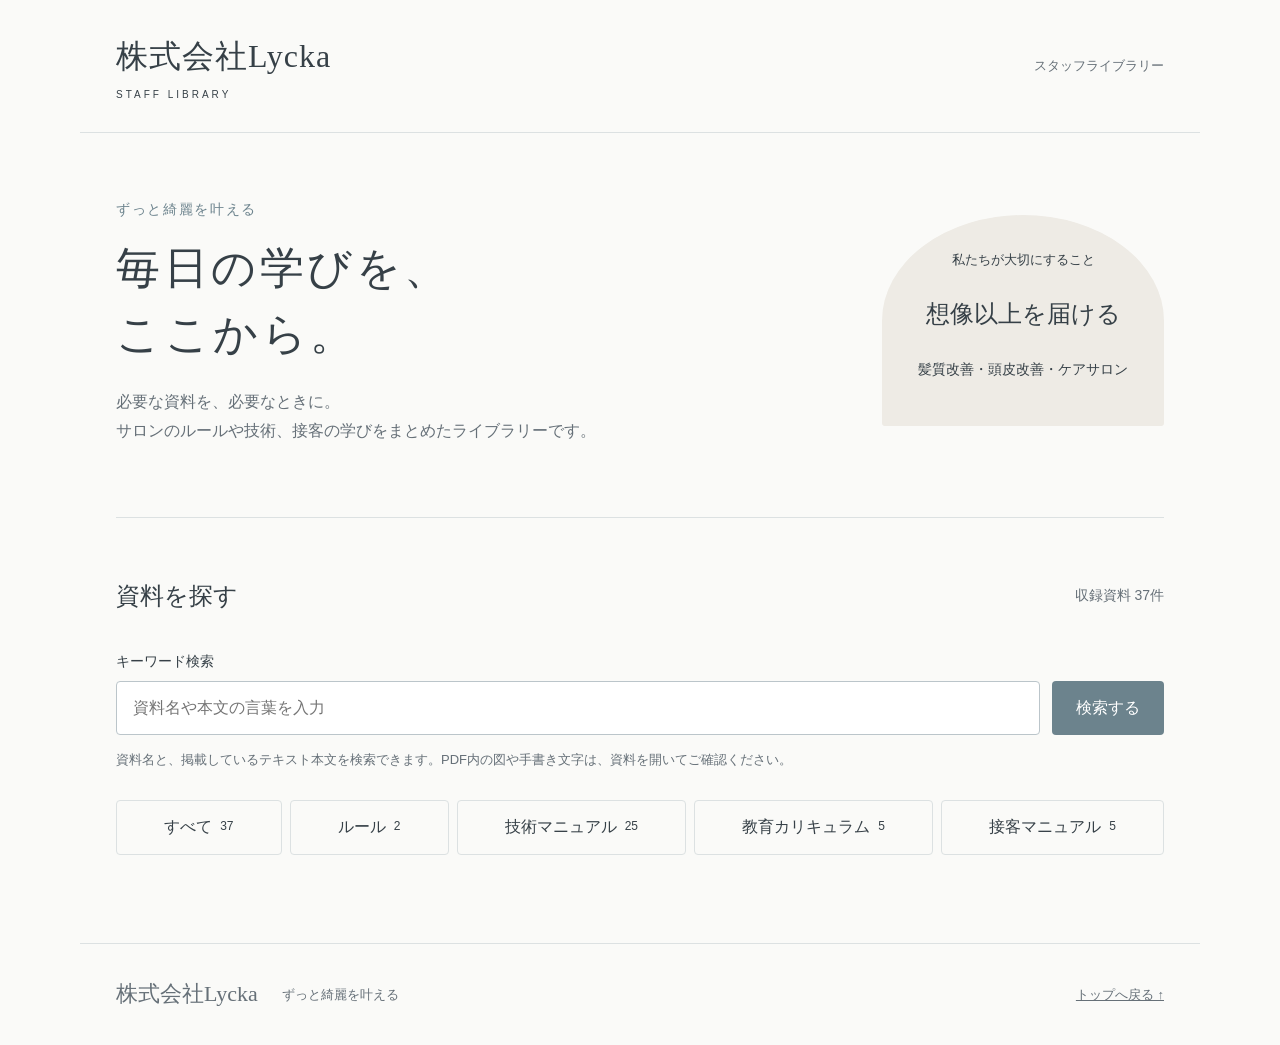
<file: index.html>
<!doctype html>
<html lang="ja">
<head><meta charset="utf-8"><meta name="viewport" content="width=device-width, initial-scale=1"><title>株式会社Lycka｜スタッフライブラリー</title><link rel="stylesheet" href="style.css"></head>
<body>
<header><a class="brand" href="#" aria-label="トップへ戻る">株式会社Lycka<span>STAFF LIBRARY</span></a><span class="edition">スタッフライブラリー</span></header>
<main>
<section class="intro"><p class="eyebrow">ずっと綺麗を叶える</p><h1>毎日の学びを、<br>ここから。</h1><p>必要な資料を、必要なときに。<br>サロンのルールや技術、接客の学びをまとめたライブラリーです。</p><div class="mission"><span>私たちが大切にすること</span><strong>想像以上を届ける</strong><p>髪質改善・頭皮改善・ケアサロン</p></div></section>
<section aria-labelledby="library-title" class="library"><div class="section-head"><h2 id="library-title">資料を探す</h2><span id="total"></span></div><form id="search-form" role="search"><label for="search">キーワード検索</label><div class="search-row"><input id="search" type="search" placeholder="資料名や本文の言葉を入力" autocomplete="off"><button type="submit">検索する</button></div></form><p class="search-note">資料名と、掲載しているテキスト本文を検索できます。PDF内の図や手書き文字は、資料を開いてご確認ください。</p><nav class="categories" aria-label="資料の分類" id="categories"></nav><div class="result-head" id="result-head" hidden><h3 id="current-category">すべての資料</h3><span id="count" role="status" aria-live="polite"></span></div><div id="results" hidden></div></section>
<section id="detail" hidden aria-labelledby="document-title"><button type="button" id="back" class="secondary">← 資料一覧へ戻る</button><p class="eyebrow" id="document-category"></p><h2 id="document-title" tabindex="-1"></h2><p id="document-note"></p><a id="pdf-link" class="button" target="_blank" rel="noopener">PDFを別画面で開く</a><iframe id="pdf-view" title="資料のPDFプレビュー"></iframe><details id="transcript"><summary>検索用の本文を読む</summary><p class="search-note">原資料から抽出した文字を掲載しています。図形の位置や分岐はPDFで確認してください。</p><div id="document-body"></div></details></section>
</main><footer><span>株式会社Lycka</span><p>ずっと綺麗を叶える</p><a href="#">トップへ戻る ↑</a></footer><script src="data.js?v=95119f2c3fdd"></script><script src="app.js?v=ced9c9afce46"></script></body></html>
</file>
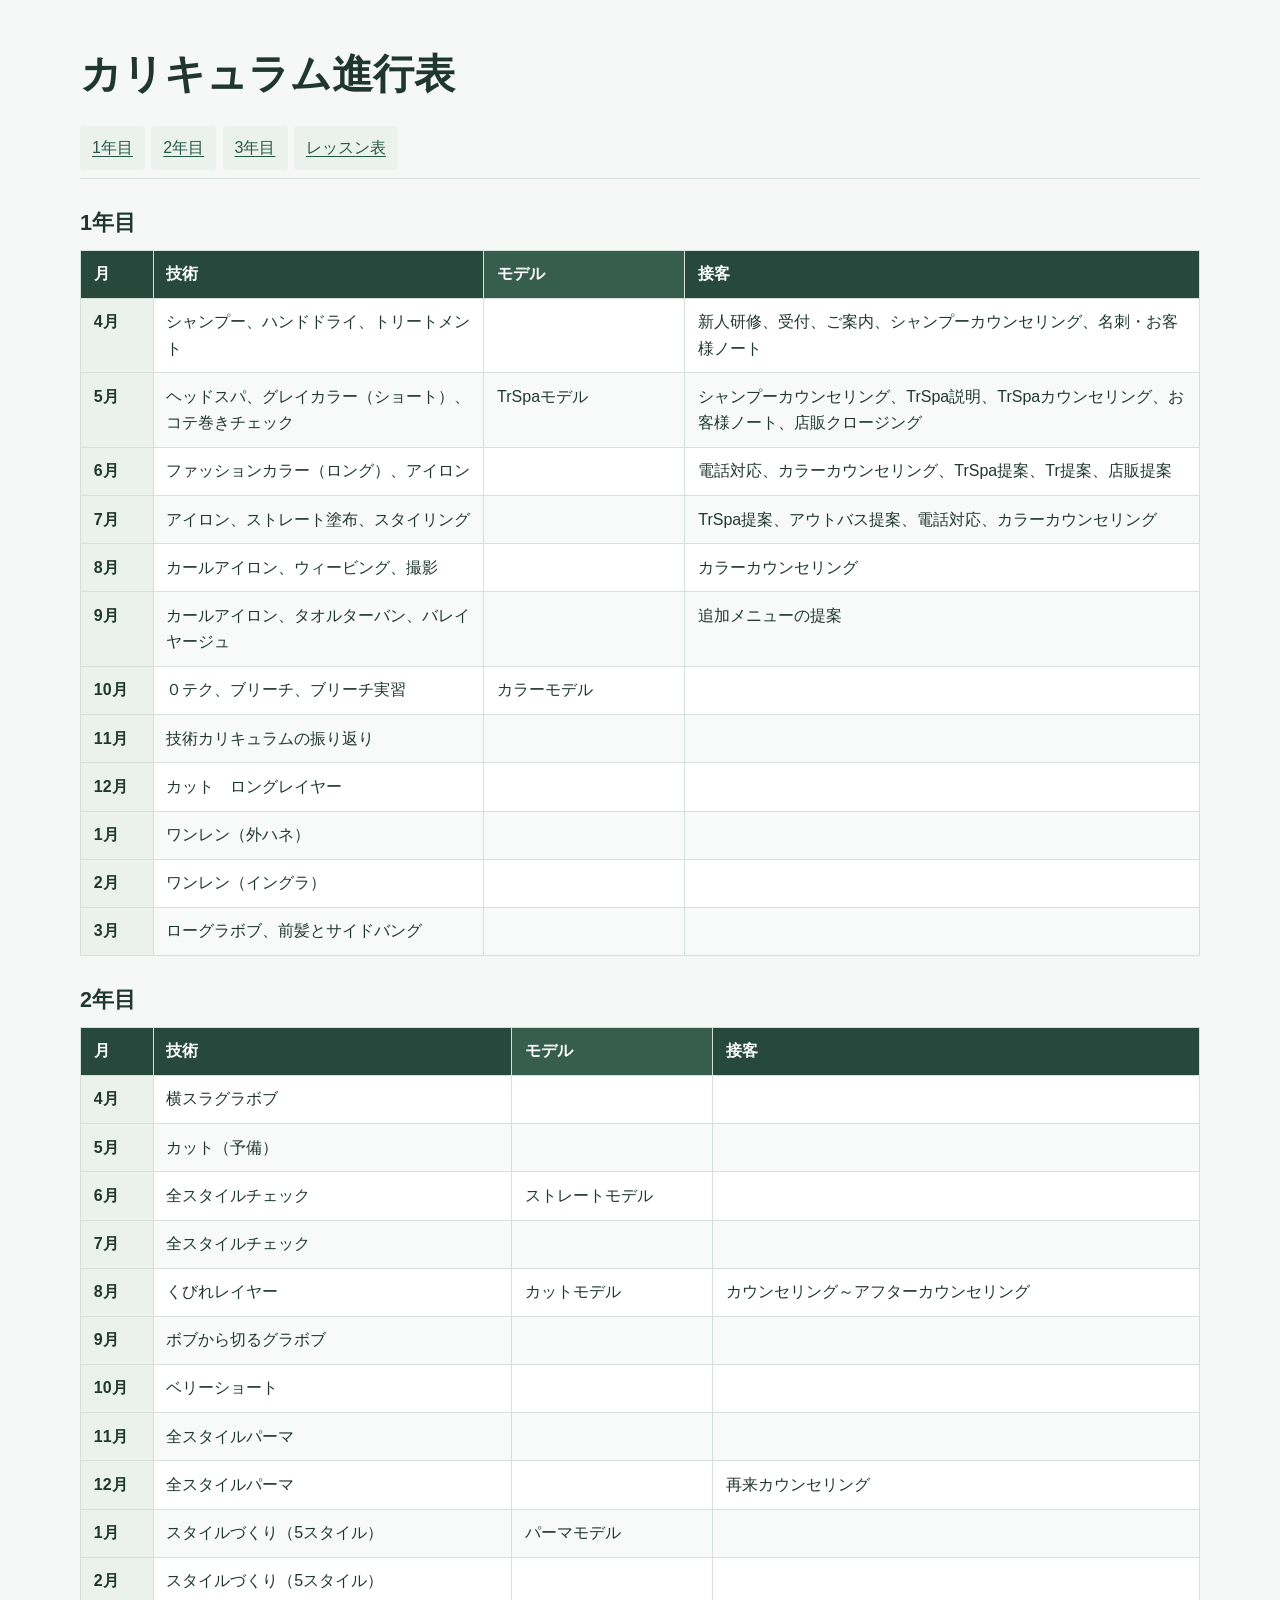
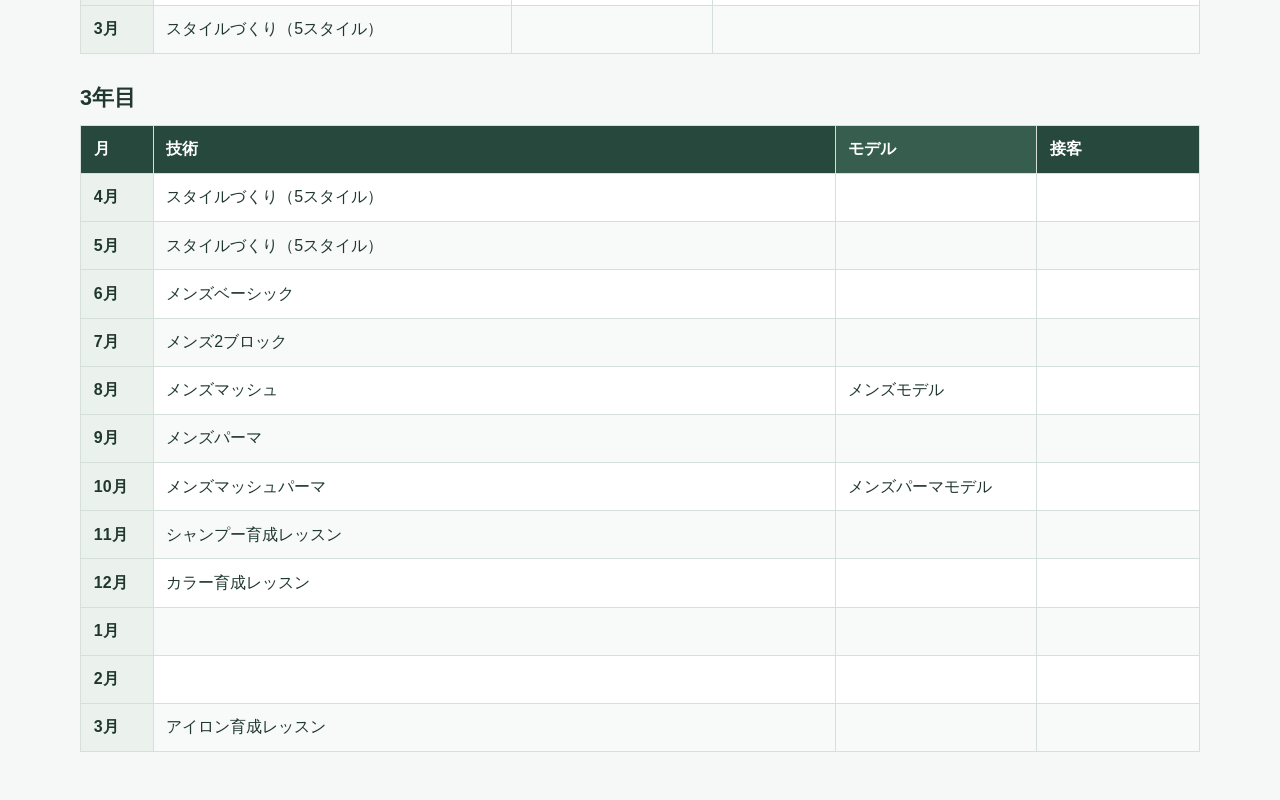
<file: カリキュラム進行表.html>
<!doctype html>
<html lang="ja">
<head>
<meta charset="utf-8">
<meta name="viewport" content="width=device-width, initial-scale=1">
<title>カリキュラム進行表</title>
<style>
:root{color-scheme:light;--ink:#20372f;--muted:#496159;--edge:#d6e0db;--green:#26483d;scroll-padding-top:5rem}
*{box-sizing:border-box}
body{margin:0;background:#f5f8f6;color:var(--ink);font:1rem/1.65 "Yu Gothic","Meiryo",sans-serif}
main{max-width:76rem;margin:auto;padding:clamp(1rem,4vw,3rem)}
header{padding-bottom:.5rem}
h1{font-size:clamp(1.7rem,5vw,2.55rem);margin:0 0 .55rem;line-height:1.3}
h2{font-size:1.35rem;margin:0 0 .55rem}
nav{position:sticky;top:0;z-index:1;display:flex;gap:.4rem;overflow-x:auto;background:#f5f8f6;padding:.5rem 0;border-bottom:1px solid var(--edge)}
nav a{display:flex;align-items:center;flex:0 0 auto;min-height:44px;padding:.35rem .75rem;white-space:nowrap;border-radius:4px;background:#ebf2ee}
nav a:focus-visible{outline-offset:-3px}
a{color:#245747;text-underline-offset:.2em}
a:focus-visible,.table-wrap:focus-visible{outline:3px solid #467e69;outline-offset:3px}
section{margin-top:1.65rem}
.table-wrap{overflow-x:auto;border:1px solid var(--edge);background:white}
table{width:100%;border-collapse:collapse;min-width:42rem}
th,td{text-align:left;vertical-align:top;padding:.65rem .8rem;border-bottom:1px solid var(--edge)}
th+th,th+td,td+td{border-left:1px solid var(--edge)}
thead th{background:var(--green);color:white;white-space:nowrap}
tbody th{font-weight:700;background:#ebf2ee}
tbody tr:nth-child(even) td{background:#f7faf8}
tbody tr:last-child>*{border-bottom:0}
.curriculum tbody th{width:4.5rem;white-space:nowrap}
.curriculum thead th:nth-child(3){width:18%;background:#365d4e}
.lesson tbody th{width:19%}
.lesson td:nth-child(2){min-width:5rem}
@media print{body{background:white;font-size:10pt}main{max-width:none;padding:0}nav{display:none}section{margin-top:1rem}.table-wrap{overflow:visible}table{min-width:0}tr{break-inside:avoid}thead{display:table-header-group}thead th{print-color-adjust:exact}}
</style>
</head>
<body>
<main class="curriculum">
<header>
<h1>カリキュラム進行表</h1>
</header>
<nav aria-label="表の移動"><a href="#year-1">1年目</a><a href="#year-2">2年目</a><a href="#year-3">3年目</a><a href="レッスン表.html">レッスン表</a></nav>
<section aria-labelledby="year-1">
<h2 id="year-1">1年目</h2>
<div class="table-wrap" tabindex="0" role="region" aria-labelledby="year-1">
<table aria-labelledby="year-1">
<thead><tr><th scope="col">月</th><th scope="col">技術</th><th scope="col">モデル</th><th scope="col">接客</th></tr></thead>
<tbody><tr><th scope="row">4月</th><td>シャンプー、ハンドドライ、トリートメント</td><td></td><td>新人研修、受付、ご案内、シャンプーカウンセリング、名刺・お客様ノート</td></tr>
<tr><th scope="row">5月</th><td>ヘッドスパ、グレイカラー（ショート）、コテ巻きチェック</td><td>TrSpaモデル</td><td>シャンプーカウンセリング、TrSpa説明、TrSpaカウンセリング、お客様ノート、店販クロージング</td></tr>
<tr><th scope="row">6月</th><td>ファッションカラー（ロング）、アイロン</td><td></td><td>電話対応、カラーカウンセリング、TrSpa提案、Tr提案、店販提案</td></tr>
<tr><th scope="row">7月</th><td>アイロン、ストレート塗布、スタイリング</td><td></td><td>TrSpa提案、アウトバス提案、電話対応、カラーカウンセリング</td></tr>
<tr><th scope="row">8月</th><td>カールアイロン、ウィービング、撮影</td><td></td><td>カラーカウンセリング</td></tr>
<tr><th scope="row">9月</th><td>カールアイロン、タオルターバン、バレイヤージュ</td><td></td><td>追加メニューの提案</td></tr>
<tr><th scope="row">10月</th><td>０テク、ブリーチ、ブリーチ実習</td><td>カラーモデル</td><td></td></tr>
<tr><th scope="row">11月</th><td>技術カリキュラムの振り返り</td><td></td><td></td></tr>
<tr><th scope="row">12月</th><td>カット　ロングレイヤー</td><td></td><td></td></tr>
<tr><th scope="row">1月</th><td>ワンレン（外ハネ）</td><td></td><td></td></tr>
<tr><th scope="row">2月</th><td>ワンレン（イングラ）</td><td></td><td></td></tr>
<tr><th scope="row">3月</th><td>ローグラボブ、前髪とサイドバング</td><td></td><td></td></tr></tbody>
</table>
</div>
</section>
<section aria-labelledby="year-2">
<h2 id="year-2">2年目</h2>
<div class="table-wrap" tabindex="0" role="region" aria-labelledby="year-2">
<table aria-labelledby="year-2">
<thead><tr><th scope="col">月</th><th scope="col">技術</th><th scope="col">モデル</th><th scope="col">接客</th></tr></thead>
<tbody><tr><th scope="row">4月</th><td>横スラグラボブ</td><td></td><td></td></tr>
<tr><th scope="row">5月</th><td>カット（予備）</td><td></td><td></td></tr>
<tr><th scope="row">6月</th><td>全スタイルチェック</td><td>ストレートモデル</td><td></td></tr>
<tr><th scope="row">7月</th><td>全スタイルチェック</td><td></td><td></td></tr>
<tr><th scope="row">8月</th><td>くびれレイヤー</td><td>カットモデル</td><td>カウンセリング～アフターカウンセリング</td></tr>
<tr><th scope="row">9月</th><td>ボブから切るグラボブ</td><td></td><td></td></tr>
<tr><th scope="row">10月</th><td>ベリーショート</td><td></td><td></td></tr>
<tr><th scope="row">11月</th><td>全スタイルパーマ</td><td></td><td></td></tr>
<tr><th scope="row">12月</th><td>全スタイルパーマ</td><td></td><td>再来カウンセリング</td></tr>
<tr><th scope="row">1月</th><td>スタイルづくり（5スタイル）</td><td>パーマモデル</td><td></td></tr>
<tr><th scope="row">2月</th><td>スタイルづくり（5スタイル）</td><td></td><td></td></tr>
<tr><th scope="row">3月</th><td>スタイルづくり（5スタイル）</td><td></td><td></td></tr></tbody>
</table>
</div>
</section>
<section aria-labelledby="year-3">
<h2 id="year-3">3年目</h2>
<div class="table-wrap" tabindex="0" role="region" aria-labelledby="year-3">
<table aria-labelledby="year-3">
<thead><tr><th scope="col">月</th><th scope="col">技術</th><th scope="col">モデル</th><th scope="col">接客</th></tr></thead>
<tbody><tr><th scope="row">4月</th><td>スタイルづくり（5スタイル）</td><td></td><td></td></tr>
<tr><th scope="row">5月</th><td>スタイルづくり（5スタイル）</td><td></td><td></td></tr>
<tr><th scope="row">6月</th><td>メンズベーシック</td><td></td><td></td></tr>
<tr><th scope="row">7月</th><td>メンズ2ブロック</td><td></td><td></td></tr>
<tr><th scope="row">8月</th><td>メンズマッシュ</td><td>メンズモデル</td><td></td></tr>
<tr><th scope="row">9月</th><td>メンズパーマ</td><td></td><td></td></tr>
<tr><th scope="row">10月</th><td>メンズマッシュパーマ</td><td>メンズパーマモデル</td><td></td></tr>
<tr><th scope="row">11月</th><td>シャンプー育成レッスン</td><td></td><td></td></tr>
<tr><th scope="row">12月</th><td>カラー育成レッスン</td><td></td><td></td></tr>
<tr><th scope="row">1月</th><td></td><td></td><td></td></tr>
<tr><th scope="row">2月</th><td></td><td></td><td></td></tr>
<tr><th scope="row">3月</th><td>アイロン育成レッスン</td><td></td><td></td></tr></tbody>
</table>
</div>
</section>
</main>
</body>
</html>
</file>
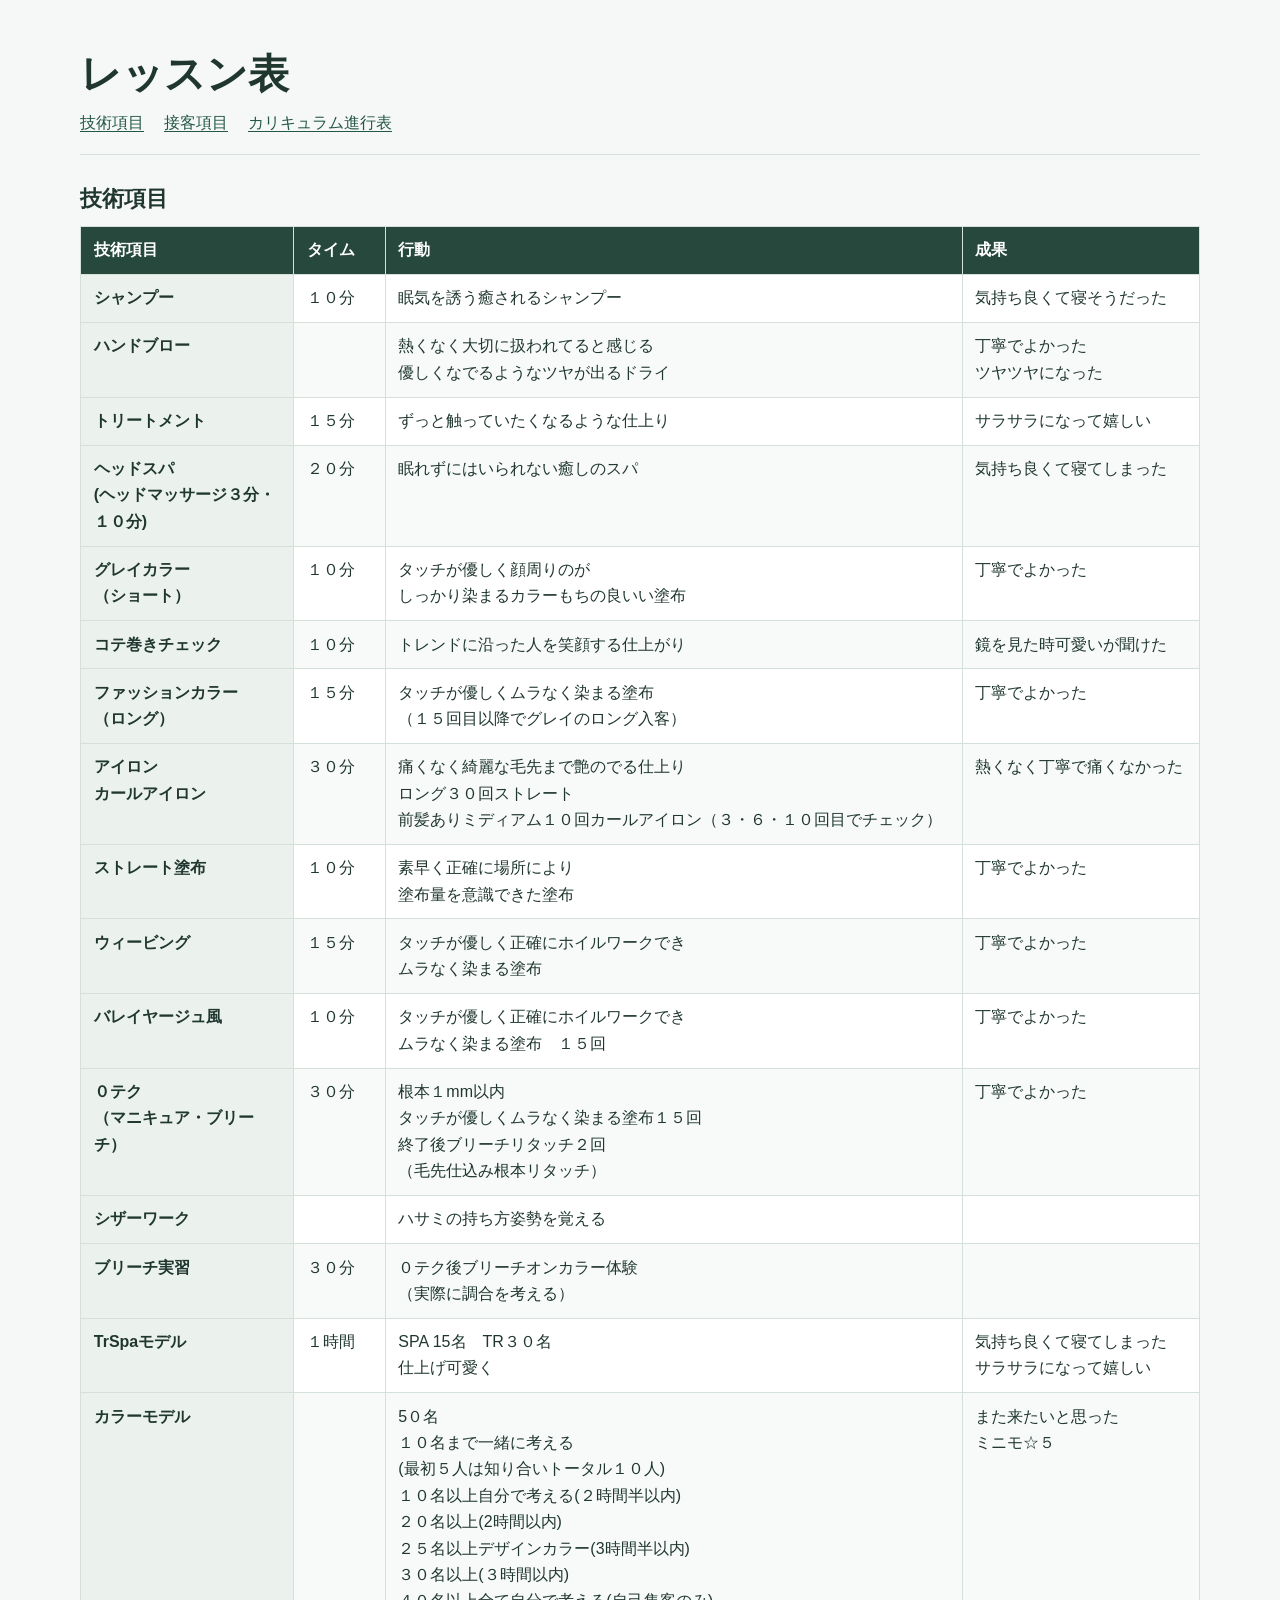
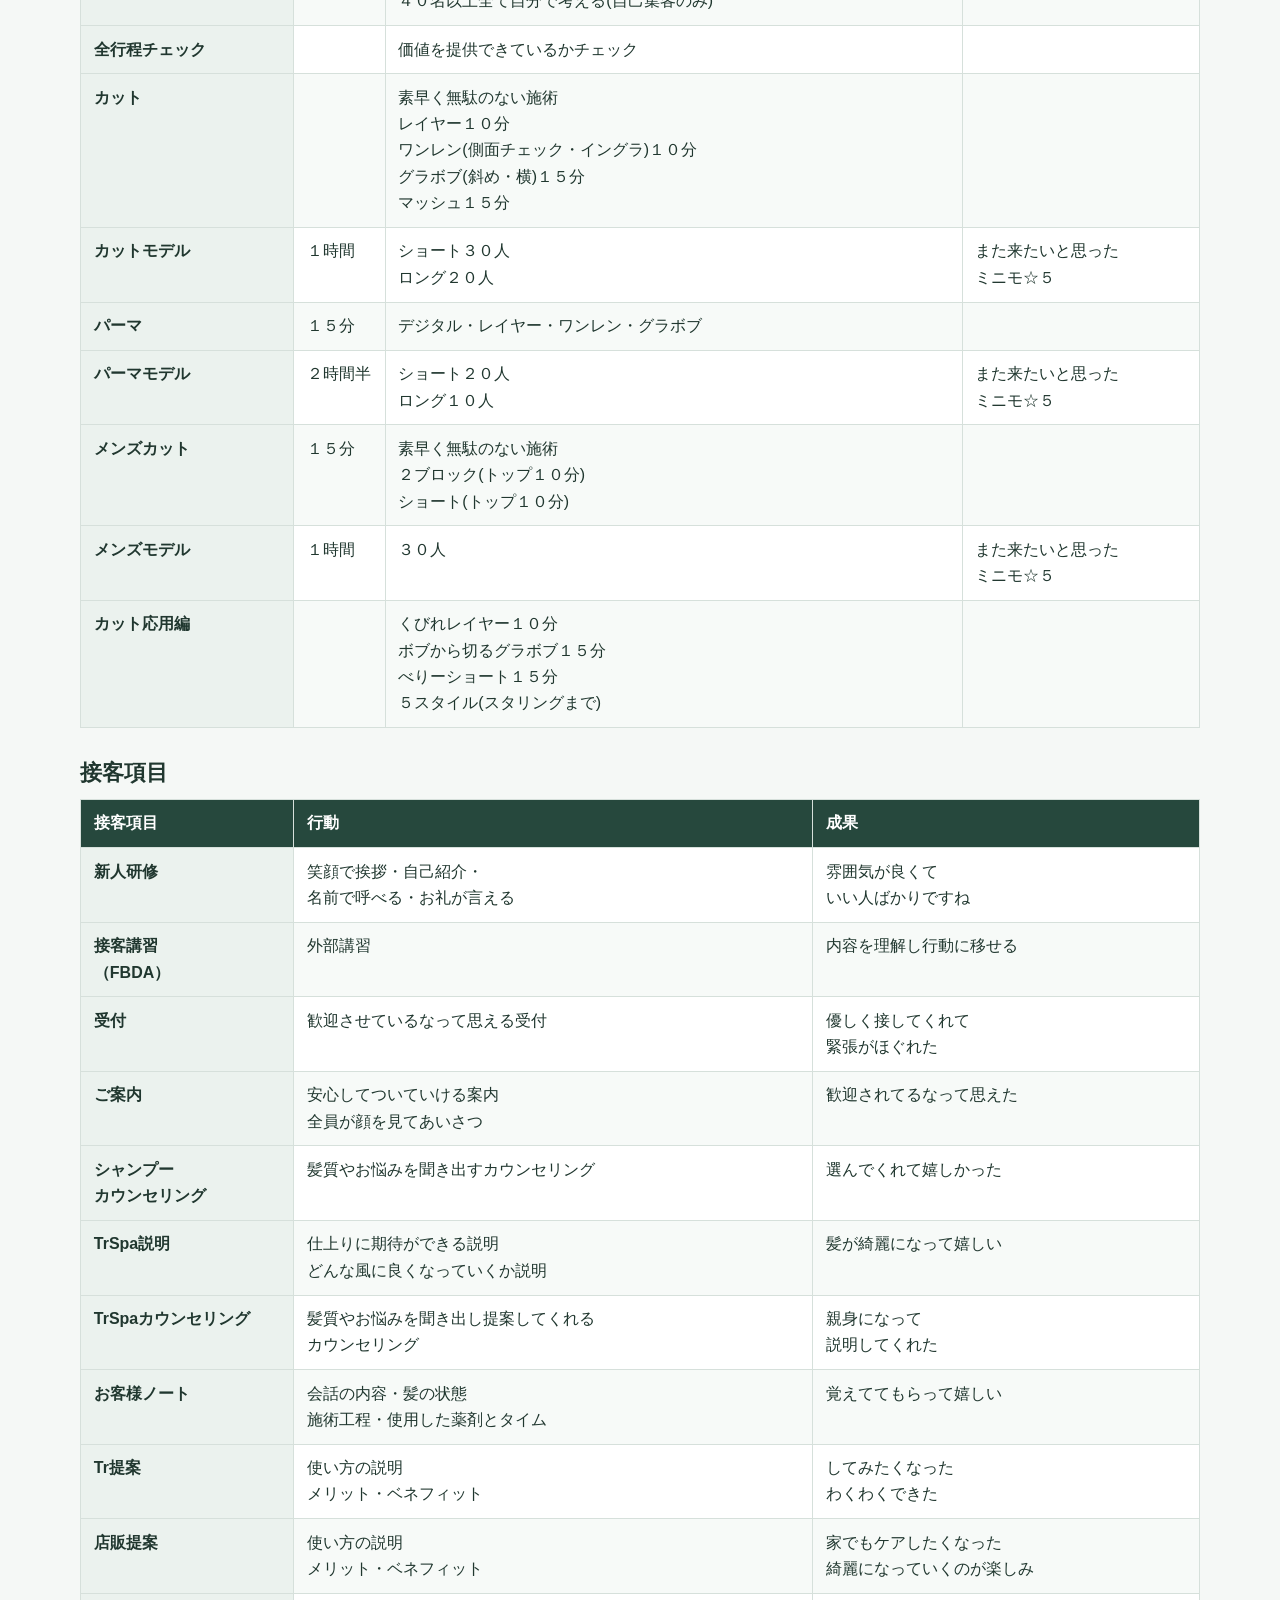
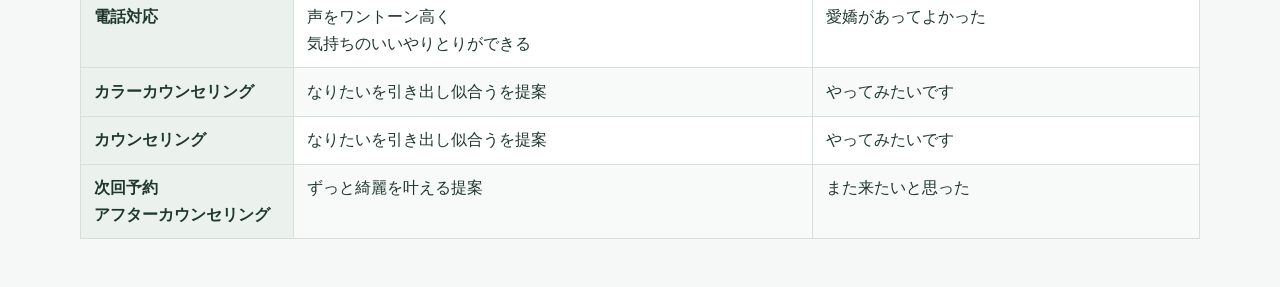
<file: レッスン表.html>
<!doctype html>
<html lang="ja">
<head>
<meta charset="utf-8">
<meta name="viewport" content="width=device-width, initial-scale=1">
<title>レッスン表</title>
<style>
:root{color-scheme:light;--ink:#20372f;--muted:#496159;--edge:#d6e0db;--green:#26483d}
*{box-sizing:border-box}
body{margin:0;background:#f5f8f6;color:var(--ink);font:1rem/1.65 "Yu Gothic","Meiryo",sans-serif}
main{max-width:76rem;margin:auto;padding:clamp(1rem,4vw,3rem)}
header{border-bottom:1px solid var(--edge);padding-bottom:1.1rem}
h1{font-size:clamp(1.7rem,5vw,2.55rem);margin:0 0 .55rem;line-height:1.3}
h2{font-size:1.35rem;margin:0 0 .55rem}
nav{display:flex;gap:.5rem 1.25rem;flex-wrap:wrap}
a{color:#245747;text-underline-offset:.2em}
a:focus-visible,.table-wrap:focus-visible{outline:3px solid #467e69;outline-offset:3px}
section{margin-top:1.65rem}
.table-wrap{overflow-x:auto;border:1px solid var(--edge);background:white}
table{width:100%;border-collapse:collapse;min-width:42rem}
th,td{text-align:left;vertical-align:top;padding:.65rem .8rem;border-bottom:1px solid var(--edge)}
th+th,th+td,td+td{border-left:1px solid var(--edge)}
thead th{background:var(--green);color:white;white-space:nowrap}
tbody th{font-weight:700;background:#ebf2ee}
tbody tr:nth-child(even) td{background:#f7faf8}
tbody tr:last-child>*{border-bottom:0}
.curriculum tbody th{width:4.5rem;white-space:nowrap}
.curriculum thead th:nth-child(3){width:18%;background:#365d4e}
.lesson tbody th{width:19%}
.lesson td:nth-child(2){min-width:5rem}
@media print{body{background:white;font-size:10pt}main{max-width:none;padding:0}nav{display:none}section{margin-top:1rem}.table-wrap{overflow:visible}table{min-width:0}tr{break-inside:avoid}thead{display:table-header-group}thead th{print-color-adjust:exact}}
</style>
</head>
<body>
<main class="lesson">
<header>
<h1>レッスン表</h1>
<nav aria-label="表の移動"><a href="#technical">技術項目</a><a href="#service">接客項目</a><a href="カリキュラム進行表.html">カリキュラム進行表</a></nav>
</header>
<section aria-labelledby="technical">
<h2 id="technical">技術項目</h2>
<div class="table-wrap" tabindex="0" role="region" aria-labelledby="technical">
<table aria-labelledby="technical">
<thead><tr><th scope="col">技術項目</th><th scope="col">タイム</th><th scope="col">行動</th><th scope="col">成果</th></tr></thead>
<tbody><tr><th scope="row">シャンプー</th><td>１０分</td><td>眠気を誘う癒されるシャンプー</td><td>気持ち良くて寝そうだった</td></tr>
<tr><th scope="row">ハンドブロー</th><td></td><td>熱くなく大切に扱われてると感じる<br>優しくなでるようなツヤが出るドライ</td><td>丁寧でよかった<br>ツヤツヤになった</td></tr>
<tr><th scope="row">トリートメント</th><td>１５分</td><td>ずっと触っていたくなるような仕上り</td><td>サラサラになって嬉しい</td></tr>
<tr><th scope="row">ヘッドスパ<br>(ヘッドマッサージ３分・１０分)</th><td>２０分</td><td>眠れずにはいられない癒しのスパ</td><td>気持ち良くて寝てしまった</td></tr>
<tr><th scope="row">グレイカラー<br>（ショート）</th><td>１０分</td><td>タッチが優しく顔周りのが<br>しっかり染まるカラーもちの良いい塗布</td><td>丁寧でよかった</td></tr>
<tr><th scope="row">コテ巻きチェック</th><td>１０分</td><td>トレンドに沿った人を笑顔する仕上がり</td><td>鏡を見た時可愛いが聞けた</td></tr>
<tr><th scope="row">ファッションカラー<br>（ロング）</th><td>１５分</td><td>タッチが優しくムラなく染まる塗布<br>（１５回目以降でグレイのロング入客）</td><td>丁寧でよかった</td></tr>
<tr><th scope="row">アイロン<br>カールアイロン</th><td>３０分</td><td>痛くなく綺麗な毛先まで艶のでる仕上り<br>ロング３０回ストレート<br>前髪ありミディアム１０回カールアイロン（３・６・１０回目でチェック）</td><td>熱くなく丁寧で痛くなかった</td></tr>
<tr><th scope="row">ストレート塗布</th><td>１０分</td><td>素早く正確に場所により<br>塗布量を意識できた塗布</td><td>丁寧でよかった</td></tr>
<tr><th scope="row">ウィービング</th><td>１５分</td><td>タッチが優しく正確にホイルワークでき<br>ムラなく染まる塗布</td><td>丁寧でよかった</td></tr>
<tr><th scope="row">バレイヤージュ風</th><td>１０分</td><td>タッチが優しく正確にホイルワークでき<br>ムラなく染まる塗布　１５回</td><td>丁寧でよかった</td></tr>
<tr><th scope="row">０テク<br>（マニキュア・ブリーチ）</th><td>３０分</td><td>根本１mm以内<br>タッチが優しくムラなく染まる塗布１５回<br>終了後ブリーチリタッチ２回<br>（毛先仕込み根本リタッチ）</td><td>丁寧でよかった</td></tr>
<tr><th scope="row">シザーワーク</th><td></td><td>ハサミの持ち方姿勢を覚える</td><td></td></tr>
<tr><th scope="row">ブリーチ実習</th><td>３０分</td><td>０テク後ブリーチオンカラー体験<br>（実際に調合を考える）</td><td></td></tr>
<tr><th scope="row">TrSpaモデル</th><td>１時間</td><td>SPA 15名　TR３０名<br>仕上げ可愛く</td><td>気持ち良くて寝てしまった<br>サラサラになって嬉しい</td></tr>
<tr><th scope="row">カラーモデル</th><td></td><td>5０名<br>１０名まで一緒に考える<br>(最初５人は知り合いトータル１０人)<br>１０名以上自分で考える(２時間半以内)<br>２０名以上(2時間以内)<br>２５名以上デザインカラー(3時間半以内)<br>３０名以上(３時間以内)<br>４０名以上全て自分で考える(自己集客のみ)</td><td>また来たいと思った<br>ミニモ☆５</td></tr>
<tr><th scope="row">全行程チェック</th><td></td><td>価値を提供できているかチェック</td><td></td></tr>
<tr><th scope="row">カット</th><td></td><td>素早く無駄のない施術<br>レイヤー１０分<br>ワンレン(側面チェック・イングラ)１０分<br>グラボブ(斜め・横)１５分<br>マッシュ１５分</td><td></td></tr>
<tr><th scope="row">カットモデル</th><td>１時間</td><td>ショート３０人<br>ロング２０人</td><td>また来たいと思った<br>ミニモ☆５</td></tr>
<tr><th scope="row">パーマ</th><td>１５分</td><td>デジタル・レイヤー・ワンレン・グラボブ</td><td></td></tr>
<tr><th scope="row">パーマモデル</th><td>２時間半</td><td>ショート２０人<br>ロング１０人</td><td>また来たいと思った<br>ミニモ☆５</td></tr>
<tr><th scope="row">メンズカット</th><td>１５分</td><td>素早く無駄のない施術<br>２ブロック(トップ１０分)<br>ショート(トップ１０分)</td><td></td></tr>
<tr><th scope="row">メンズモデル</th><td>１時間</td><td>３０人</td><td>また来たいと思った<br>ミニモ☆５</td></tr>
<tr><th scope="row">カット応用編</th><td></td><td>くびれレイヤー１０分<br>ボブから切るグラボブ１５分<br>べりーショート１５分<br>５スタイル(スタリングまで)</td><td></td></tr></tbody>
</table>
</div>
</section>
<section aria-labelledby="service">
<h2 id="service">接客項目</h2>
<div class="table-wrap" tabindex="0" role="region" aria-labelledby="service">
<table aria-labelledby="service">
<thead><tr><th scope="col">接客項目</th><th scope="col">行動</th><th scope="col">成果</th></tr></thead>
<tbody><tr><th scope="row">新人研修</th><td>笑顔で挨拶・自己紹介・<br>名前で呼べる・お礼が言える</td><td>雰囲気が良くて<br>いい人ばかりですね</td></tr>
<tr><th scope="row">接客講習<br>（FBDA）</th><td>外部講習</td><td>内容を理解し行動に移せる</td></tr>
<tr><th scope="row">受付</th><td>歓迎させているなって思える受付</td><td>優しく接してくれて<br>緊張がほぐれた</td></tr>
<tr><th scope="row">ご案内</th><td>安心してついていける案内<br>全員が顔を見てあいさつ</td><td>歓迎されてるなって思えた</td></tr>
<tr><th scope="row">シャンプー<br>カウンセリング</th><td>髪質やお悩みを聞き出すカウンセリング</td><td>選んでくれて嬉しかった</td></tr>
<tr><th scope="row">TrSpa説明</th><td>仕上りに期待ができる説明<br>どんな風に良くなっていくか説明</td><td>髪が綺麗になって嬉しい</td></tr>
<tr><th scope="row">TrSpaカウンセリング</th><td>髪質やお悩みを聞き出し提案してくれる<br>カウンセリング</td><td>親身になって<br>説明してくれた</td></tr>
<tr><th scope="row">お客様ノート</th><td>会話の内容・髪の状態<br>施術工程・使用した薬剤とタイム</td><td>覚えててもらって嬉しい</td></tr>
<tr><th scope="row">Tr提案</th><td>使い方の説明<br>メリット・ベネフィット</td><td>してみたくなった<br>わくわくできた</td></tr>
<tr><th scope="row">店販提案</th><td>使い方の説明<br>メリット・ベネフィット</td><td>家でもケアしたくなった<br>綺麗になっていくのが楽しみ</td></tr>
<tr><th scope="row">電話対応</th><td>声をワントーン高く<br>気持ちのいいやりとりができる</td><td>愛嬌があってよかった</td></tr>
<tr><th scope="row">カラーカウンセリング</th><td>なりたいを引き出し似合うを提案</td><td>やってみたいです</td></tr>
<tr><th scope="row">カウンセリング</th><td>なりたいを引き出し似合うを提案</td><td>やってみたいです</td></tr>
<tr><th scope="row">次回予約<br>アフターカウンセリング</th><td>ずっと綺麗を叶える提案</td><td>また来たいと思った</td></tr></tbody>
</table>
</div>
</section>
</main>
</body>
</html>
</file>
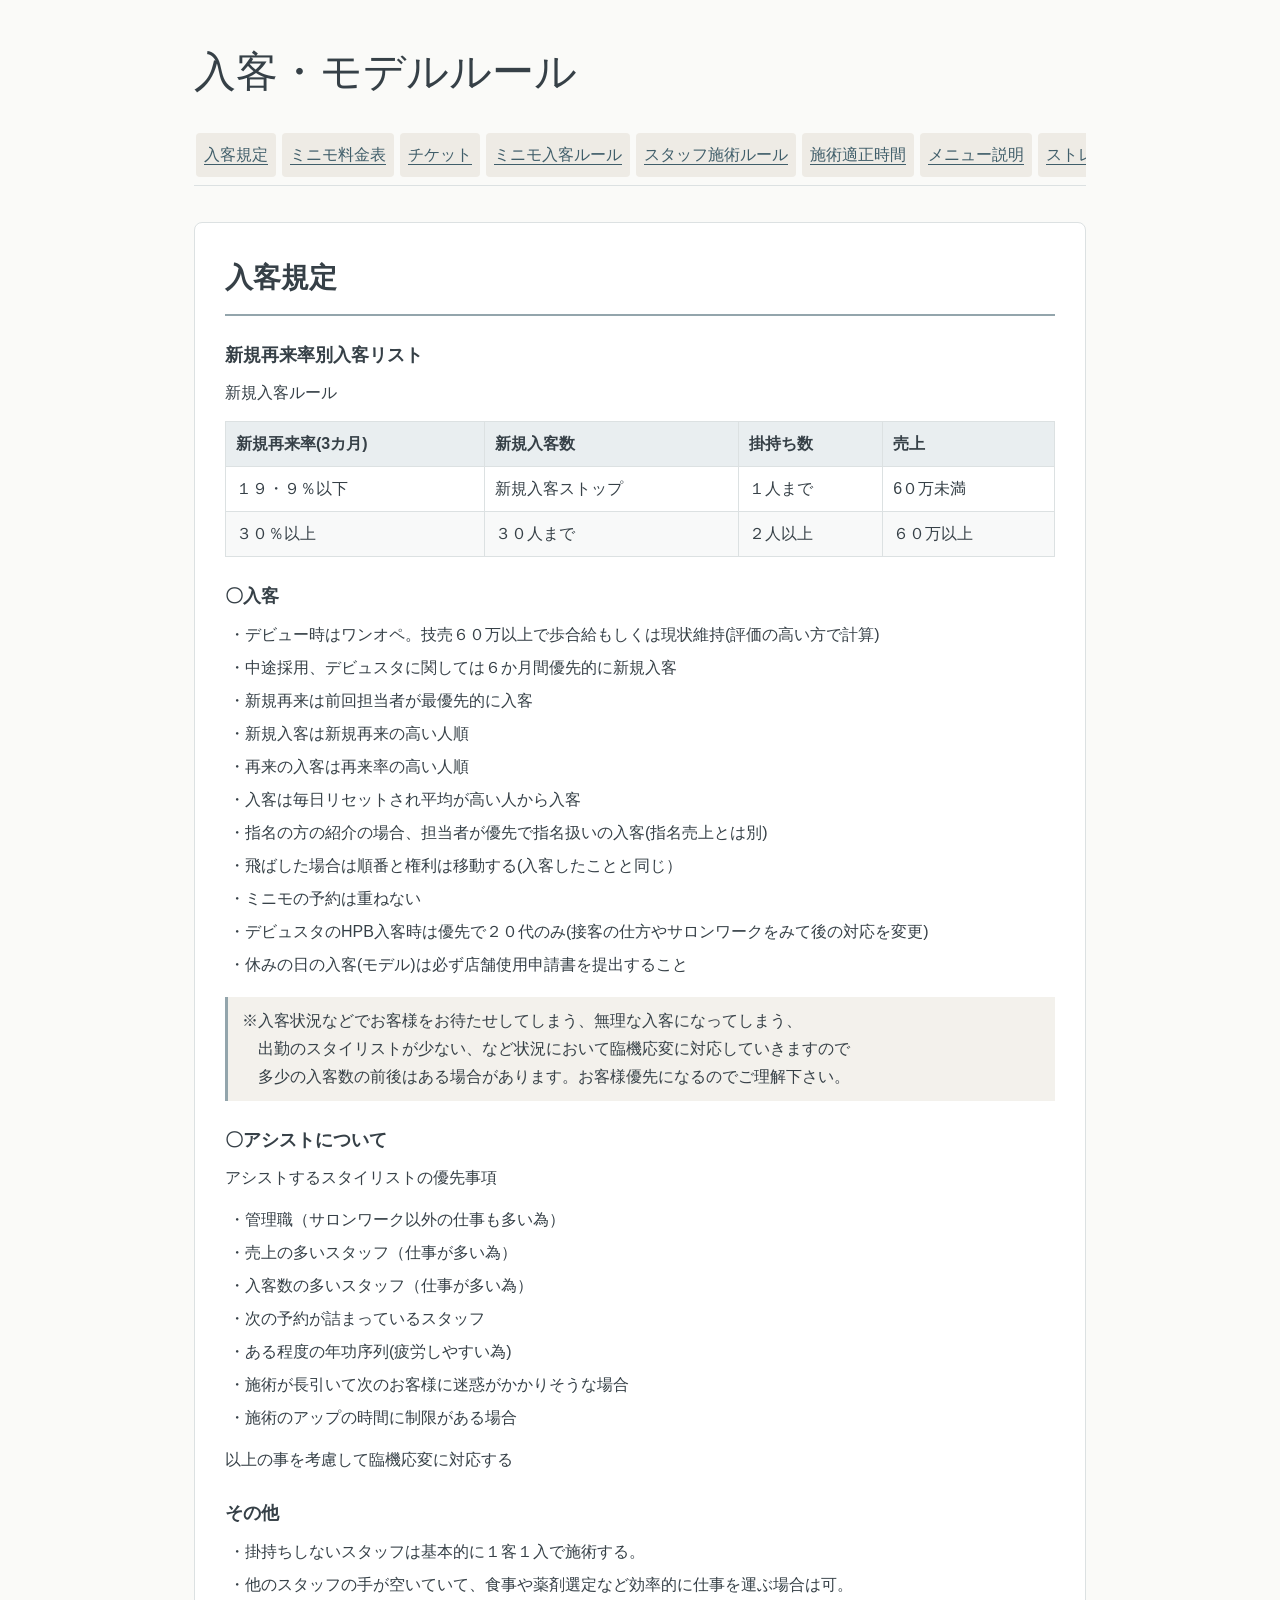
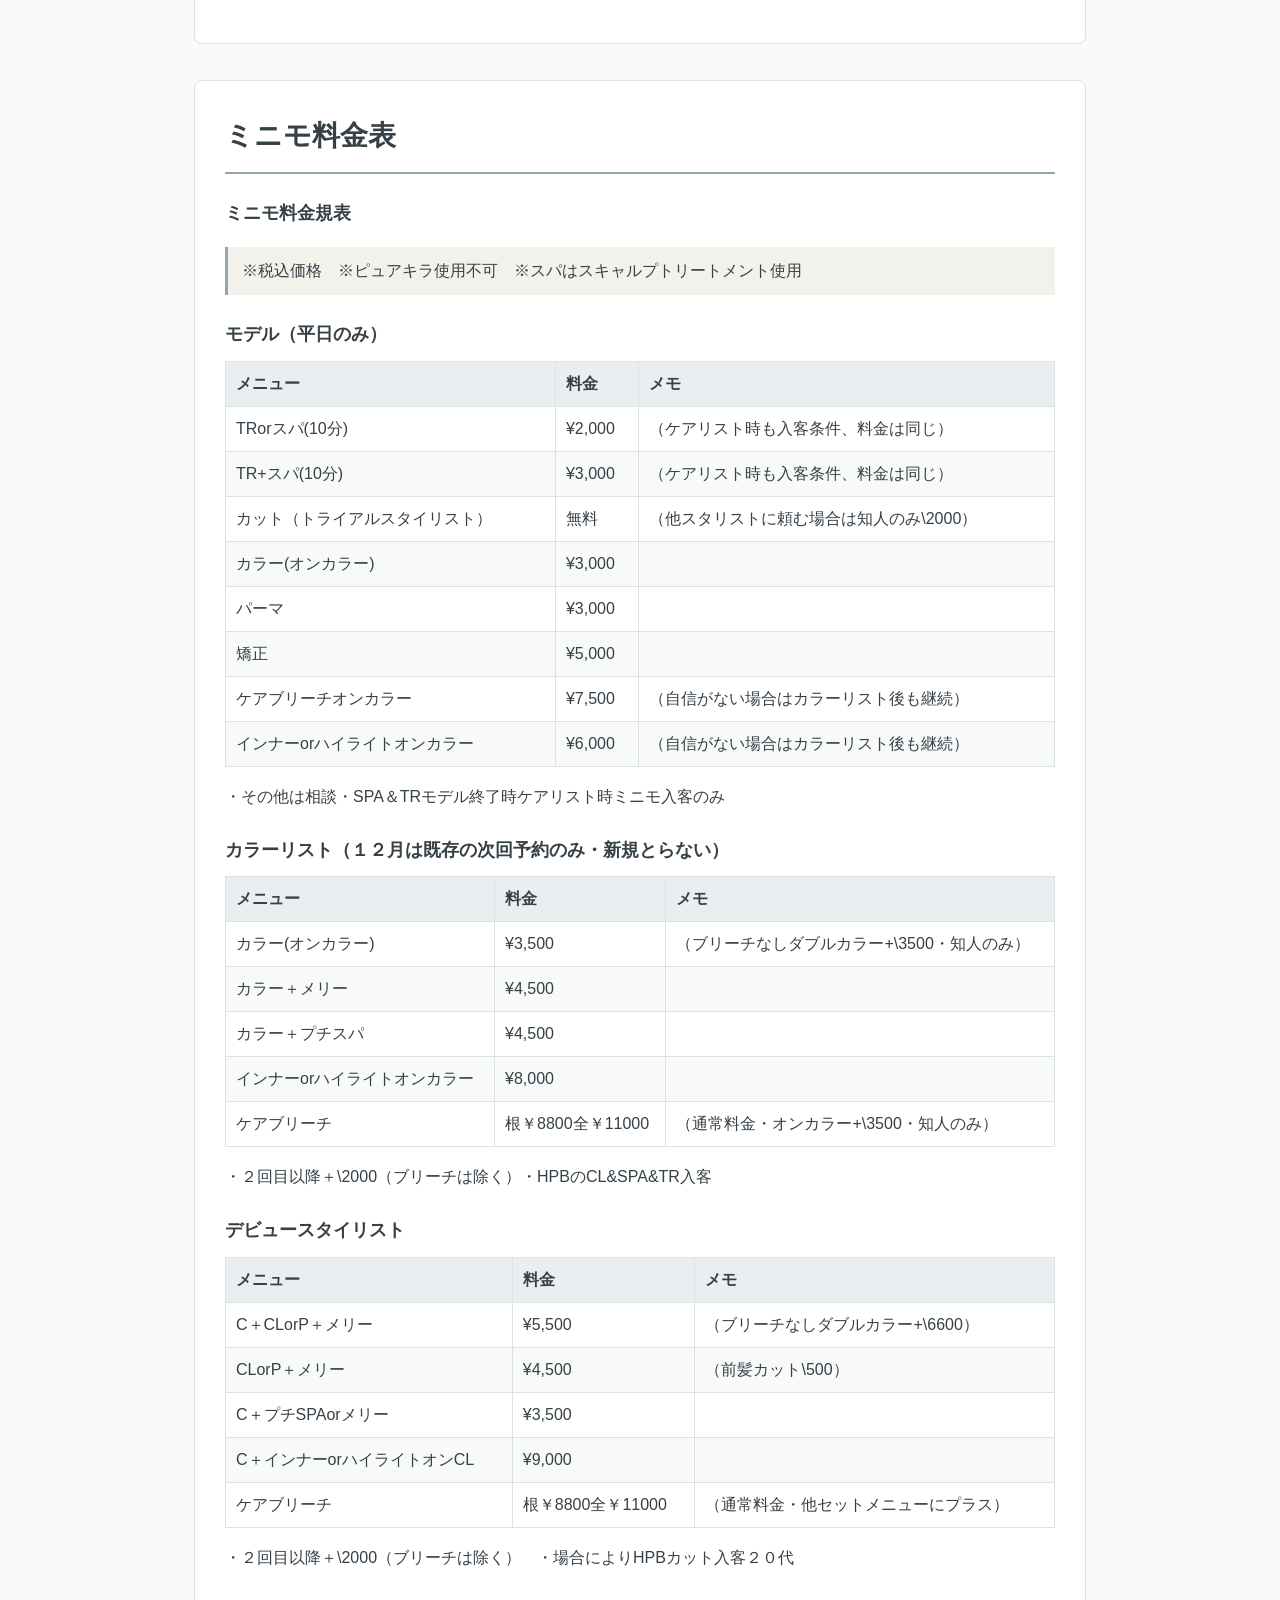
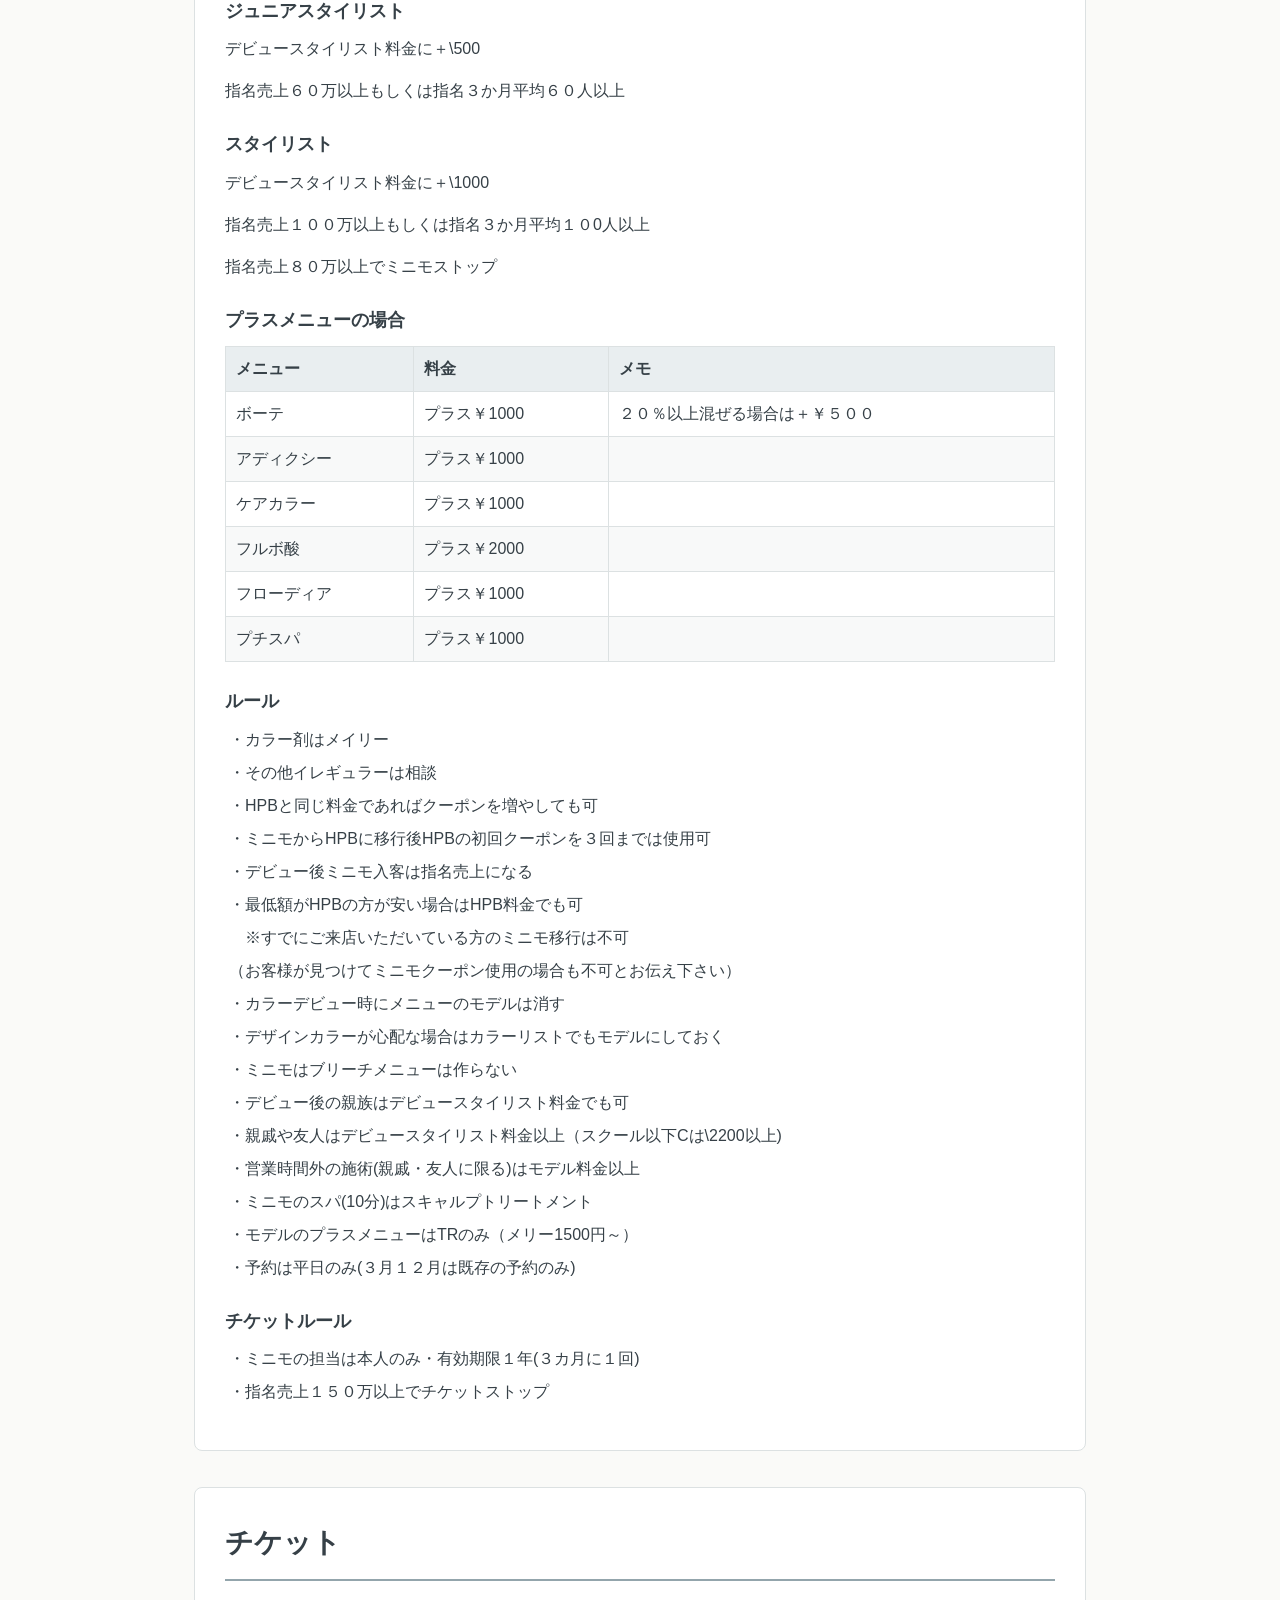
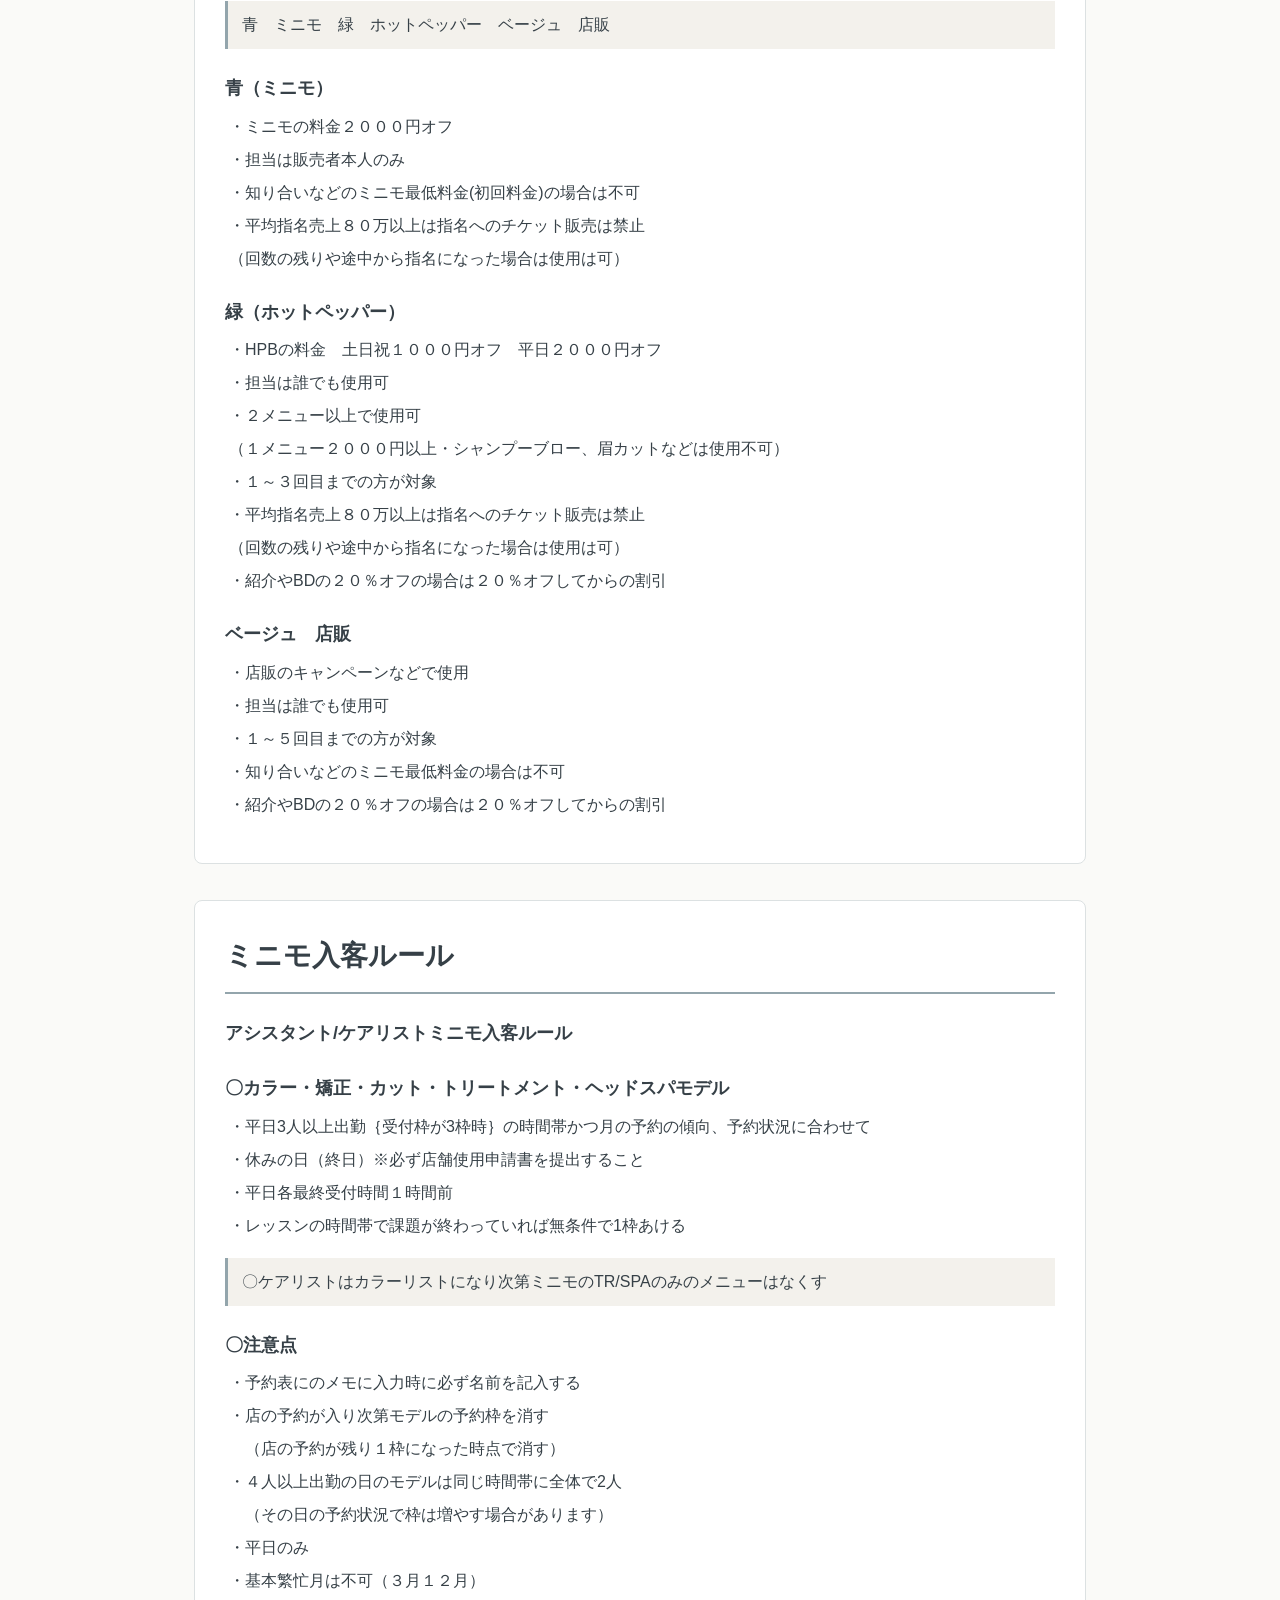
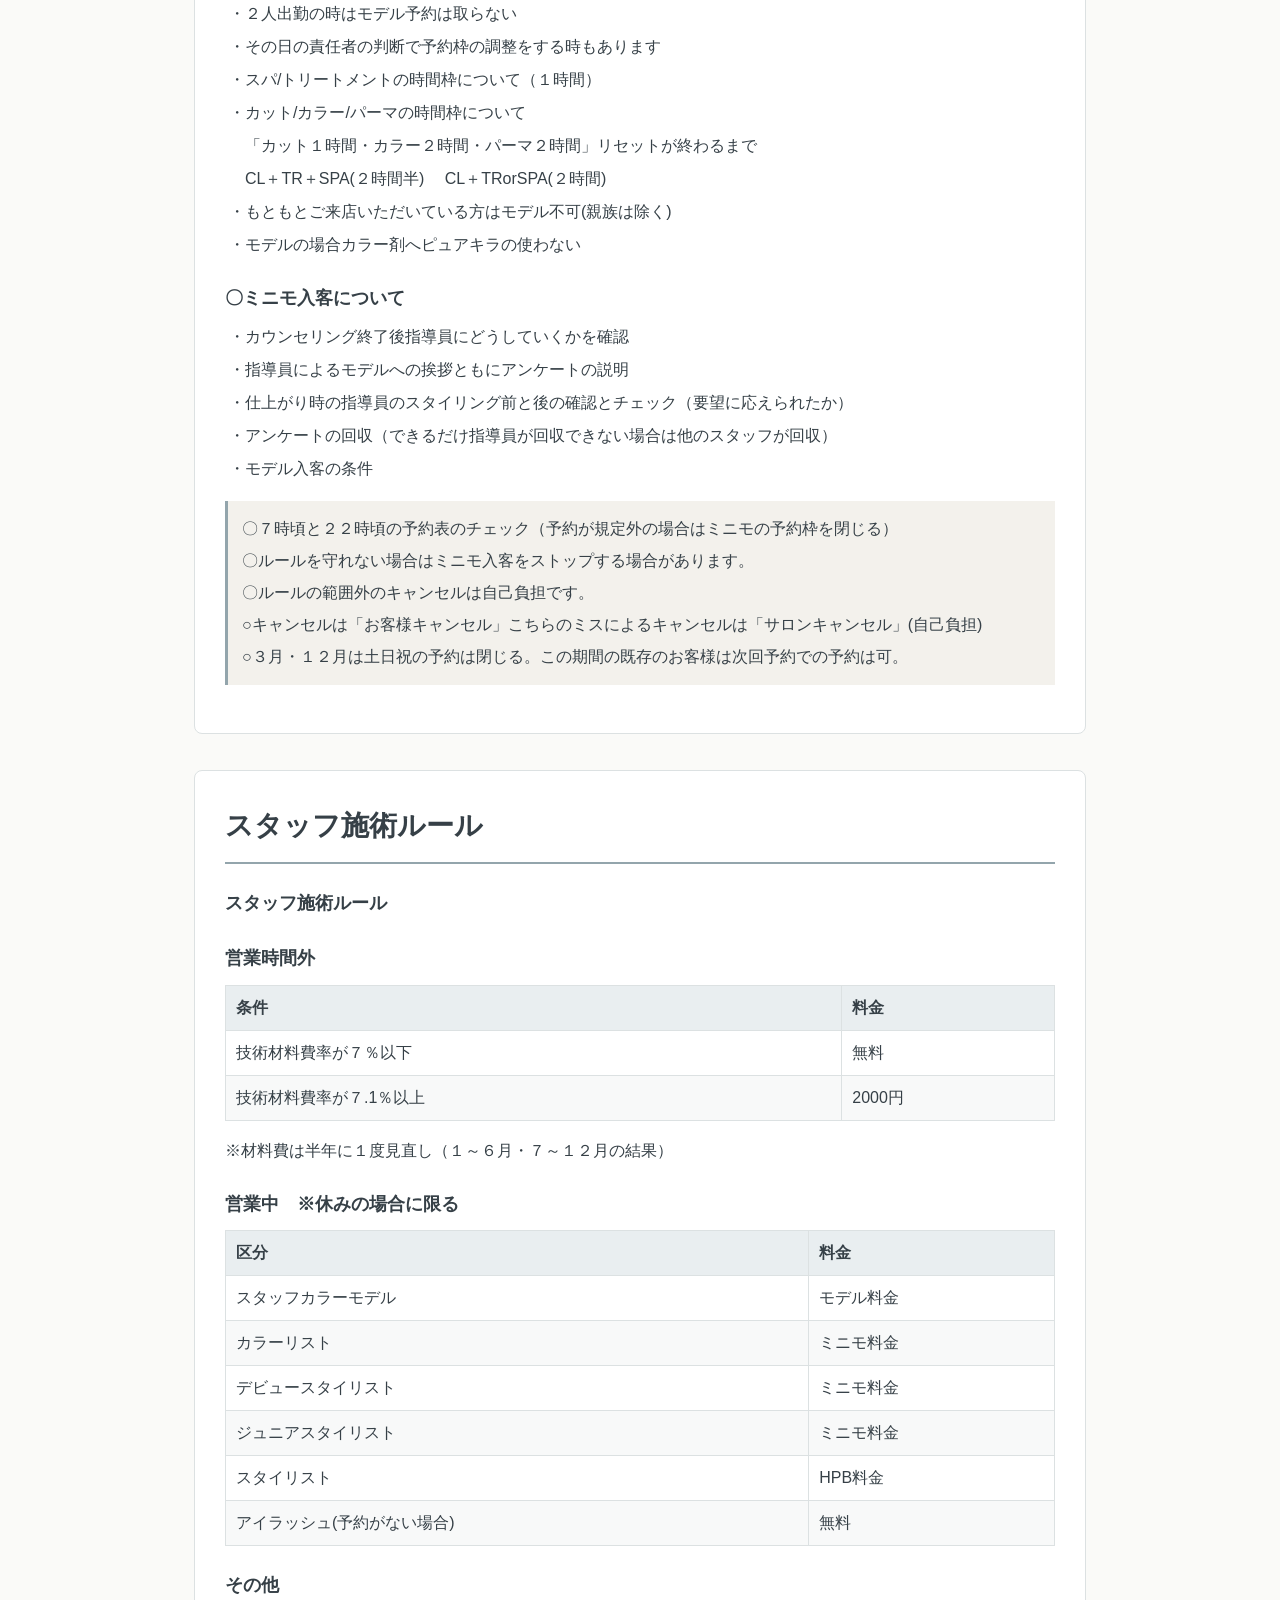
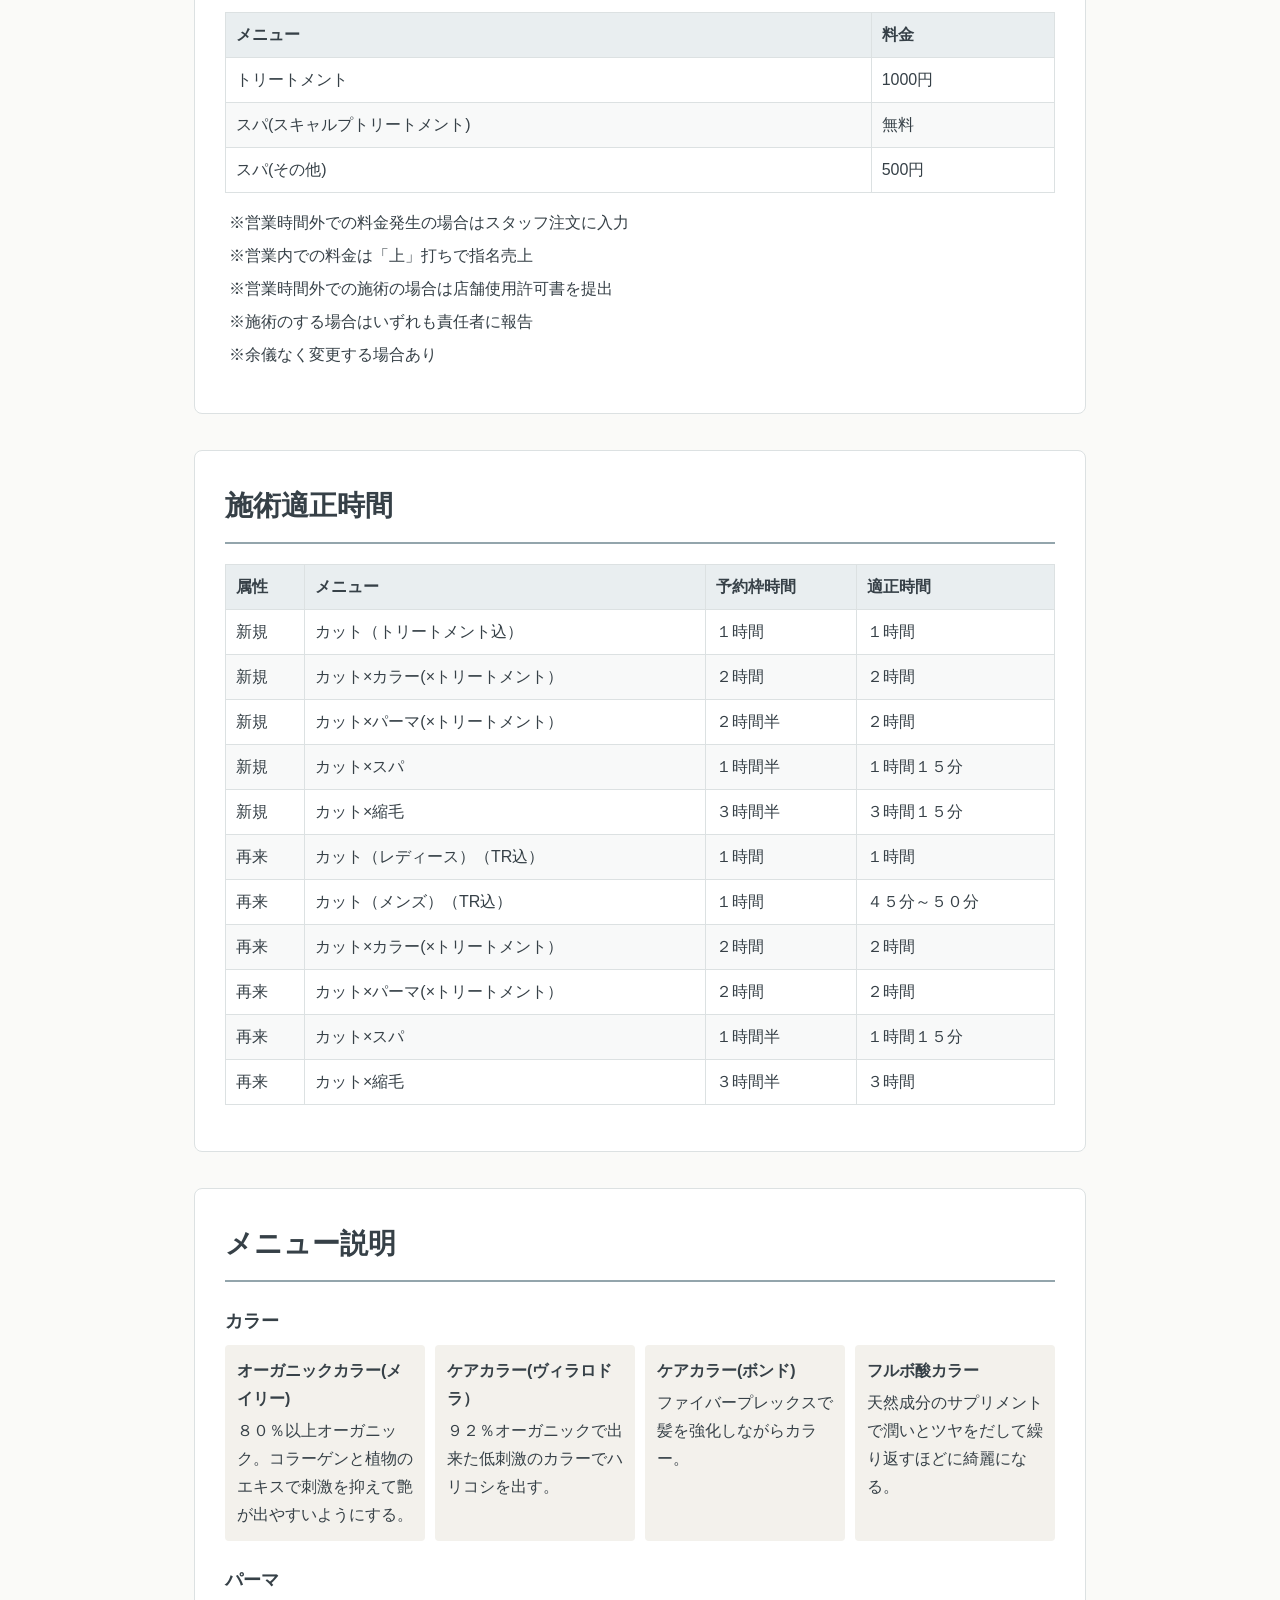
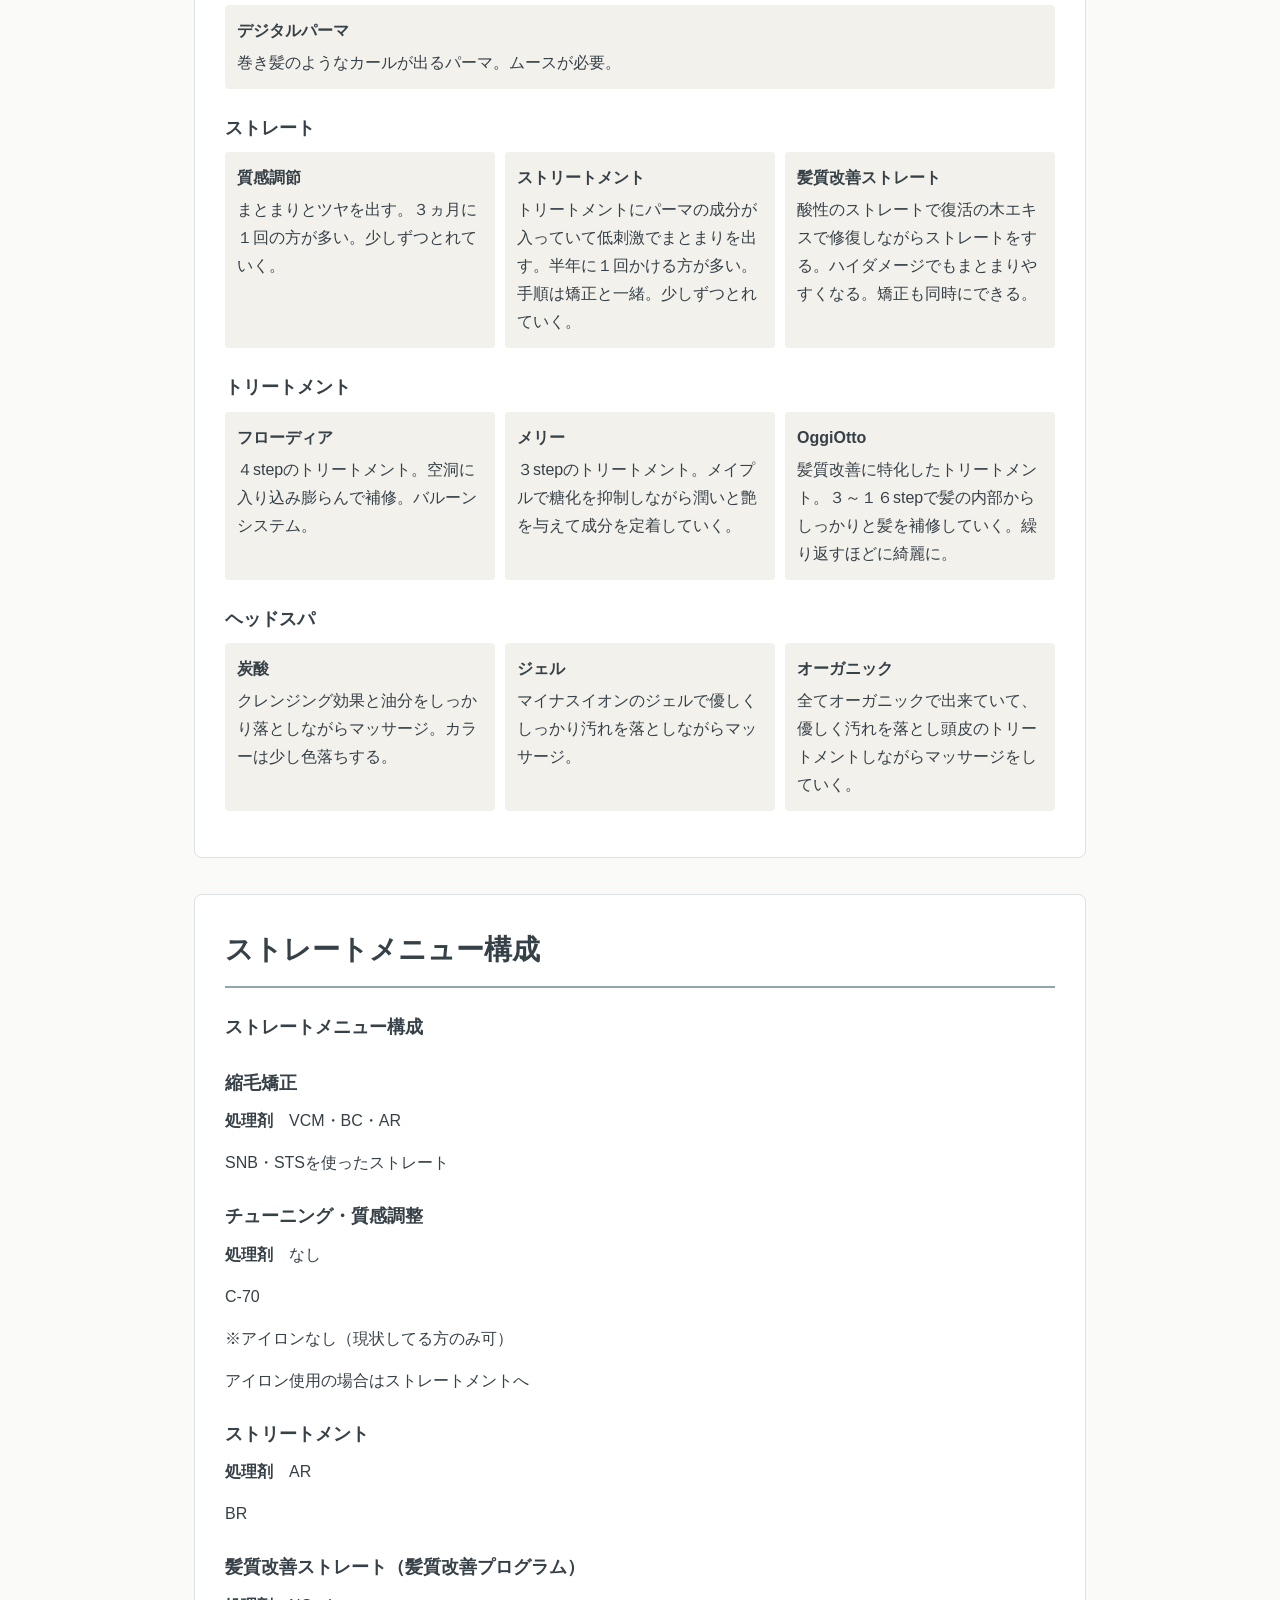
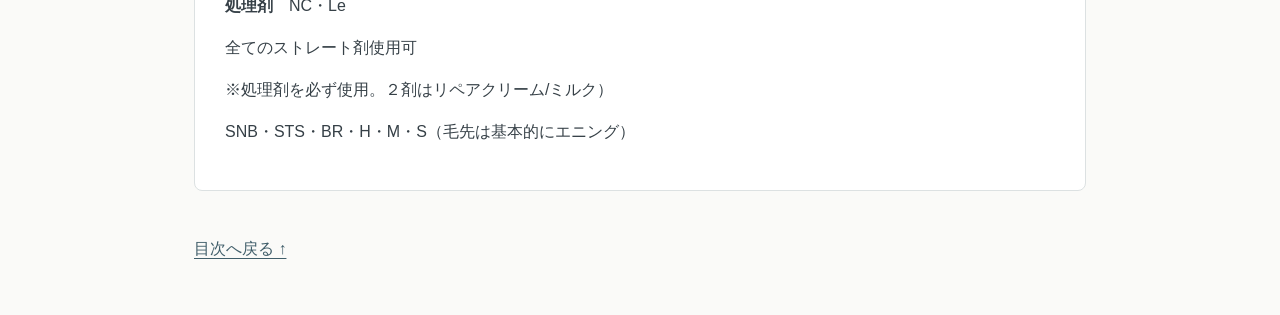
<file: 入客・モデルルール.html>
<!doctype html>
<html lang="ja">
<head>
<meta charset="utf-8">
<meta name="viewport" content="width=device-width, initial-scale=1">
<title>入客・モデルルール | Lycka</title>
<style>
:root{color:#364047;background:#fafaf8;font:16px/1.75 "Yu Gothic UI",Meiryo,sans-serif;scroll-padding-top:80px}
*{box-sizing:border-box}
body{margin:0}
main{max-width:980px;margin:auto;padding:clamp(16px,4vw,44px)}
h1{font:500 clamp(26px,5vw,42px)/1.35 "Yu Mincho",Meiryo,serif;margin:0 0 24px}
nav{position:sticky;top:0;z-index:1;display:flex;gap:6px;overflow-x:auto;background:#fafaf8;padding:8px 2px;border-bottom:1px solid #dce1e2}
nav a,.top{display:flex;align-items:center;min-height:44px;color:#405e6a;text-underline-offset:4px}
nav a{flex:1 0 auto;justify-content:center;white-space:nowrap;background:#eeebe5;padding:6px 8px;border-radius:4px}
nav a:focus-visible{outline-offset:-3px}
:focus-visible{outline:2px solid #405e6a;outline-offset:3px}
section{margin:36px 0;scroll-margin-top:16px;background:#fff;border:1px solid #dce1e2;border-radius:8px;padding:clamp(14px,3vw,30px)}
h2{margin:0 0 20px;padding-bottom:12px;border-bottom:2px solid #93a5ac;font-size:clamp(21px,4vw,28px)}
h3{margin:24px 0 8px;font-size:18px}
p,ul{margin:8px 0 14px;overflow-wrap:anywhere}
ul{padding-left:1.35em;list-style:none}
li{text-indent:-1.1em;margin:5px 0}
aside{margin:18px 0;border-left:3px solid #93a5ac;background:#f3f1ec;padding:10px 14px;overflow-wrap:anywhere}
aside p{margin:4px 0}
.table-wrap{overflow-x:auto;margin:10px 0 16px}
table{width:100%;border-collapse:collapse;text-align:left;min-width:320px}
th,td{padding:8px 10px;border:1px solid #dce1e2}
th{background:#e9eef0}
tr:nth-child(even){background:#f8f9f9}
.menu-grid{display:grid;grid-template-columns:repeat(auto-fit,minmax(min(175px,100%),1fr));gap:10px;margin:8px 0 16px}
.menu-grid div{background:#f3f1ec;padding:12px;border-radius:4px}
dt{font-weight:700}dd{margin:4px 0 0}
</style>
</head>
<body>
<main id="top">
<h1>入客・モデルルール</h1>
<nav aria-label="目次">
<a href="#sheet-1">入客規定</a>
<a href="#sheet-2">ミニモ料金表</a>
<a href="#sheet-3">チケット</a>
<a href="#sheet-4">ミニモ入客ルール</a>
<a href="#sheet-5">スタッフ施術ルール</a>
<a href="#sheet-6">施術適正時間</a>
<a href="#sheet-7">メニュー説明</a>
<a href="#sheet-8">ストレートメニュー構成</a>
</nav>
<section id="sheet-1"><h2>入客規定</h2><h3>新規再来率別入客リスト</h3><p>新規入客ルール</p><div class="table-wrap" tabindex="0" role="region" aria-label="新規再来率(3カ月)、新規入客数、掛持ち数、売上"><table><thead><tr><th scope="col">新規再来率(3カ月)</th><th scope="col">新規入客数</th><th scope="col">掛持ち数</th><th scope="col">売上</th></tr></thead><tbody><tr><td>１９・９％以下</td><td>新規入客ストップ</td><td>１人まで</td><td>6０万未満</td></tr><tr><td>３０％以上</td><td>３０人まで</td><td>２人以上</td><td>６０万以上</td></tr></tbody></table></div><h3>〇入客</h3><ul><li>・デビュー時はワンオペ。技売６０万以上で歩合給もしくは現状維持(評価の高い方で計算)</li><li>・中途採用、デビュスタに関しては６か月間優先的に新規入客</li><li>・新規再来は前回担当者が最優先的に入客</li><li>・新規入客は新規再来の高い人順</li><li>・再来の入客は再来率の高い人順</li><li>・入客は毎日リセットされ平均が高い人から入客</li><li>・指名の方の紹介の場合、担当者が優先で指名扱いの入客(指名売上とは別)</li><li>・飛ばした場合は順番と権利は移動する(入客したことと同じ）</li><li>・ミニモの予約は重ねない</li><li>・デビュスタのHPB入客時は優先で２０代のみ(接客の仕方やサロンワークをみて後の対応を変更)</li><li>・休みの日の入客(モデル)は必ず店舗使用申請書を提出すること</li></ul><aside>※入客状況などでお客様をお待たせしてしまう、無理な入客になってしまう、<br>　出勤のスタイリストが少ない、など状況において臨機応変に対応していきますので<br>　多少の入客数の前後はある場合があります。お客様優先になるのでご理解下さい。</aside><h3>〇アシストについて</h3><p>アシストするスタイリストの優先事項</p><ul><li>・管理職（サロンワーク以外の仕事も多い為）</li><li>・売上の多いスタッフ（仕事が多い為）</li><li>・入客数の多いスタッフ（仕事が多い為）</li><li>・次の予約が詰まっているスタッフ</li><li>・ある程度の年功序列(疲労しやすい為)</li><li>・施術が長引いて次のお客様に迷惑がかかりそうな場合</li><li>・施術のアップの時間に制限がある場合</li></ul><p>以上の事を考慮して臨機応変に対応する</p><h3>その他</h3><ul><li>・掛持ちしないスタッフは基本的に１客１入で施術する。</li><li>・他のスタッフの手が空いていて、食事や薬剤選定など効率的に仕事を運ぶ場合は可。</li></ul></section>
<section id="sheet-2"><h2>ミニモ料金表</h2><h3>ミニモ料金規表</h3><aside>※税込価格　※ピュアキラ使用不可　※スパはスキャルプトリートメント使用</aside><h3>モデル（平日のみ）</h3><div class="table-wrap" tabindex="0" role="region" aria-label="メニュー、料金、メモ"><table><thead><tr><th scope="col">メニュー</th><th scope="col">料金</th><th scope="col">メモ</th></tr></thead><tbody><tr><td>TRorスパ(10分)</td><td>¥2,000</td><td>（ケアリスト時も入客条件、料金は同じ）</td></tr><tr><td>TR+スパ(10分)</td><td>¥3,000</td><td>（ケアリスト時も入客条件、料金は同じ）</td></tr><tr><td>カット（トライアルスタイリスト）</td><td>無料</td><td>（他スタリストに頼む場合は知人のみ\2000）</td></tr><tr><td>カラー(オンカラー)</td><td>¥3,000</td><td></td></tr><tr><td>パーマ</td><td>¥3,000</td><td></td></tr><tr><td>矯正</td><td>¥5,000</td><td></td></tr><tr><td>ケアブリーチオンカラー</td><td>¥7,500</td><td>（自信がない場合はカラーリスト後も継続）</td></tr><tr><td>インナーorハイライトオンカラー</td><td>¥6,000</td><td>（自信がない場合はカラーリスト後も継続）</td></tr></tbody></table></div><p>・その他は相談・SPA＆TRモデル終了時ケアリスト時ミニモ入客のみ</p><h3>カラーリスト（１２月は既存の次回予約のみ・新規とらない）</h3><div class="table-wrap" tabindex="0" role="region" aria-label="メニュー、料金、メモ"><table><thead><tr><th scope="col">メニュー</th><th scope="col">料金</th><th scope="col">メモ</th></tr></thead><tbody><tr><td>カラー(オンカラー)</td><td>¥3,500</td><td>（ブリーチなしダブルカラー+\3500・知人のみ）</td></tr><tr><td>カラー＋メリー</td><td>¥4,500</td><td></td></tr><tr><td>カラー＋プチスパ</td><td>¥4,500</td><td></td></tr><tr><td>インナーorハイライトオンカラー</td><td>¥8,000</td><td></td></tr><tr><td>ケアブリーチ</td><td>根￥8800全￥11000</td><td>（通常料金・オンカラー+\3500・知人のみ）</td></tr></tbody></table></div><p>・２回目以降＋\2000（ブリーチは除く）・HPBのCL&amp;SPA&amp;TR入客</p><h3>デビュースタイリスト</h3><div class="table-wrap" tabindex="0" role="region" aria-label="メニュー、料金、メモ"><table><thead><tr><th scope="col">メニュー</th><th scope="col">料金</th><th scope="col">メモ</th></tr></thead><tbody><tr><td>C＋CLorP＋メリー</td><td>¥5,500</td><td>（ブリーチなしダブルカラー+\6600）</td></tr><tr><td>CLorP＋メリー</td><td>¥4,500</td><td>（前髪カット\500）</td></tr><tr><td>C＋プチSPAorメリー</td><td>¥3,500</td><td></td></tr><tr><td>C＋インナーorハイライトオンCL</td><td>¥9,000</td><td></td></tr><tr><td>ケアブリーチ</td><td>根￥8800全￥11000</td><td>（通常料金・他セットメニューにプラス）</td></tr></tbody></table></div><p>・２回目以降＋\2000（ブリーチは除く）　・場合によりHPBカット入客２０代</p><h3>ジュニアスタイリスト</h3><p>デビュースタイリスト料金に＋\500</p><p>指名売上６０万以上もしくは指名３か月平均６０人以上</p><h3>スタイリスト</h3><p>デビュースタイリスト料金に＋\1000</p><p>指名売上１００万以上もしくは指名３か月平均１０0人以上</p><p>指名売上８０万以上でミニモストップ</p><h3>プラスメニューの場合</h3><div class="table-wrap" tabindex="0" role="region" aria-label="メニュー、料金、メモ"><table><thead><tr><th scope="col">メニュー</th><th scope="col">料金</th><th scope="col">メモ</th></tr></thead><tbody><tr><td>ボーテ</td><td>プラス￥1000</td><td>２０％以上混ぜる場合は＋￥５００</td></tr><tr><td>アディクシー</td><td>プラス￥1000</td><td></td></tr><tr><td>ケアカラー</td><td>プラス￥1000</td><td></td></tr><tr><td>フルボ酸</td><td>プラス￥2000</td><td></td></tr><tr><td>フローディア</td><td>プラス￥1000</td><td></td></tr><tr><td>プチスパ</td><td>プラス￥1000</td><td></td></tr></tbody></table></div><h3>ルール</h3><ul><li>・カラー剤はメイリー</li><li>・その他イレギュラーは相談</li><li>・HPBと同じ料金であればクーポンを増やしても可</li><li>・ミニモからHPBに移行後HPBの初回クーポンを３回までは使用可</li><li>・デビュー後ミニモ入客は指名売上になる</li><li>・最低額がHPBの方が安い場合はHPB料金でも可</li><li>　※すでにご来店いただいている方のミニモ移行は不可</li><li>（お客様が見つけてミニモクーポン使用の場合も不可とお伝え下さい）</li><li>・カラーデビュー時にメニューのモデルは消す</li><li>・デザインカラーが心配な場合はカラーリストでもモデルにしておく</li><li>・ミニモはブリーチメニューは作らない</li><li>・デビュー後の親族はデビュースタイリスト料金でも可</li><li>・親戚や友人はデビュースタイリスト料金以上（スクール以下Cは\2200以上)</li><li>・営業時間外の施術(親戚・友人に限る)はモデル料金以上</li><li>・ミニモのスパ(10分)はスキャルプトリートメント</li><li>・モデルのプラスメニューはTRのみ（メリー1500円～）</li><li>・予約は平日のみ(３月１２月は既存の予約のみ)</li></ul><h3>チケットルール</h3><ul><li>・ミニモの担当は本人のみ・有効期限１年(３カ月に１回)</li><li>・指名売上１５０万以上でチケットストップ</li></ul></section>
<section id="sheet-3"><h2>チケット</h2><aside>青　ミニモ　緑　ホットペッパー　ベージュ　店販</aside><h3>青（ミニモ）</h3><ul><li>・ミニモの料金２０００円オフ</li><li>・担当は販売者本人のみ</li><li>・知り合いなどのミニモ最低料金(初回料金)の場合は不可</li><li>・平均指名売上８０万以上は指名へのチケット販売は禁止</li><li>（回数の残りや途中から指名になった場合は使用は可）</li></ul><h3>緑（ホットペッパー）</h3><ul><li>・HPBの料金　土日祝１０００円オフ　平日２０００円オフ</li><li>・担当は誰でも使用可</li><li>・２メニュー以上で使用可</li><li>（１メニュー２０００円以上・シャンプーブロー、眉カットなどは使用不可）</li><li>・１～３回目までの方が対象</li><li>・平均指名売上８０万以上は指名へのチケット販売は禁止</li><li>（回数の残りや途中から指名になった場合は使用は可）</li><li>・紹介やBDの２０％オフの場合は２０％オフしてからの割引</li></ul><h3>ベージュ　店販</h3><ul><li>・店販のキャンペーンなどで使用</li><li>・担当は誰でも使用可</li><li>・１～５回目までの方が対象</li><li>・知り合いなどのミニモ最低料金の場合は不可</li><li>・紹介やBDの２０％オフの場合は２０％オフしてからの割引</li></ul></section>
<section id="sheet-4"><h2>ミニモ入客ルール</h2><h3>アシスタント/ケアリストミニモ入客ルール</h3><h3>〇カラー・矯正・カット・トリートメント・ヘッドスパモデル</h3><ul><li>・平日3人以上出勤｛受付枠が3枠時｝の時間帯かつ月の予約の傾向、予約状況に合わせて</li><li>・休みの日（終日）※必ず店舗使用申請書を提出すること</li><li>・平日各最終受付時間１時間前</li><li>・レッスンの時間帯で課題が終わっていれば無条件で1枠あける</li></ul><aside>〇ケアリストはカラーリストになり次第ミニモのTR/SPAのみのメニューはなくす</aside><h3>〇注意点</h3><ul><li>・予約表にのメモに入力時に必ず名前を記入する</li><li>・店の予約が入り次第モデルの予約枠を消す</li><li>　（店の予約が残り１枠になった時点で消す）</li><li>・４人以上出勤の日のモデルは同じ時間帯に全体で2人</li><li>　（その日の予約状況で枠は増やす場合があります）</li><li>・平日のみ</li><li>・基本繁忙月は不可（３月１２月）</li><li>・２人出勤の時はモデル予約は取らない</li><li>・その日の責任者の判断で予約枠の調整をする時もあります</li><li>・スパ/トリートメントの時間枠について（１時間）</li><li>・カット/カラー/パーマの時間枠について</li><li>　「カット１時間・カラー２時間・パーマ２時間」リセットが終わるまで</li><li>　CL＋TR＋SPA(２時間半)　 CL＋TRorSPA(２時間)</li><li>・もともとご来店いただいている方はモデル不可(親族は除く)</li><li>・モデルの場合カラー剤へピュアキラの使わない</li></ul><h3>〇ミニモ入客について</h3><ul><li>・カウンセリング終了後指導員にどうしていくかを確認</li><li>・指導員によるモデルへの挨拶ともにアンケートの説明</li><li>・仕上がり時の指導員のスタイリング前と後の確認とチェック（要望に応えられたか）</li><li>・アンケートの回収（できるだけ指導員が回収できない場合は他のスタッフが回収）</li><li>・モデル入客の条件</li></ul><aside><p>〇７時頃と２２時頃の予約表のチェック（予約が規定外の場合はミニモの予約枠を閉じる）</p><p>〇ルールを守れない場合はミニモ入客をストップする場合があります。</p><p>〇ルールの範囲外のキャンセルは自己負担です。</p><p>○キャンセルは「お客様キャンセル」こちらのミスによるキャンセルは「サロンキャンセル」(自己負担)</p><p>○３月・１２月は土日祝の予約は閉じる。この期間の既存のお客様は次回予約での予約は可。</p></aside></section>
<section id="sheet-5"><h2>スタッフ施術ルール</h2><h3>スタッフ施術ルール</h3><h3>営業時間外</h3><div class="table-wrap" tabindex="0" role="region" aria-label="条件、料金"><table><thead><tr><th scope="col">条件</th><th scope="col">料金</th></tr></thead><tbody><tr><td>技術材料費率が７％以下</td><td>無料</td></tr><tr><td>技術材料費率が７.1％以上</td><td>2000円</td></tr></tbody></table></div><p>※材料費は半年に１度見直し（１～６月・７～１２月の結果）</p><h3>営業中　※休みの場合に限る</h3><div class="table-wrap" tabindex="0" role="region" aria-label="区分、料金"><table><thead><tr><th scope="col">区分</th><th scope="col">料金</th></tr></thead><tbody><tr><td>スタッフカラーモデル</td><td>モデル料金</td></tr><tr><td>カラーリスト</td><td>ミニモ料金</td></tr><tr><td>デビュースタイリスト</td><td>ミニモ料金</td></tr><tr><td>ジュニアスタイリスト</td><td>ミニモ料金</td></tr><tr><td>スタイリスト</td><td>HPB料金</td></tr><tr><td>アイラッシュ(予約がない場合)</td><td>無料</td></tr></tbody></table></div><h3>その他</h3><div class="table-wrap" tabindex="0" role="region" aria-label="メニュー、料金"><table><thead><tr><th scope="col">メニュー</th><th scope="col">料金</th></tr></thead><tbody><tr><td>トリートメント</td><td>1000円</td></tr><tr><td>スパ(スキャルプトリートメント)</td><td>無料</td></tr><tr><td>スパ(その他)</td><td>500円</td></tr></tbody></table></div><ul><li>※営業時間外での料金発生の場合はスタッフ注文に入力</li><li>※営業内での料金は「上」打ちで指名売上</li><li>※営業時間外での施術の場合は店舗使用許可書を提出</li><li>※施術のする場合はいずれも責任者に報告</li><li>※余儀なく変更する場合あり</li></ul></section>
<section id="sheet-6"><h2>施術適正時間</h2><div class="table-wrap" tabindex="0" role="region" aria-label="属性、メニュー、予約枠時間、適正時間"><table><thead><tr><th scope="col">属性</th><th scope="col">メニュー</th><th scope="col">予約枠時間</th><th scope="col">適正時間</th></tr></thead><tbody><tr><td>新規</td><td>カット（トリートメント込）</td><td>１時間</td><td>１時間</td></tr><tr><td>新規</td><td>カット×カラー(×トリートメント）</td><td>２時間</td><td>２時間</td></tr><tr><td>新規</td><td>カット×パーマ(×トリートメント）</td><td>２時間半</td><td>２時間</td></tr><tr><td>新規</td><td>カット×スパ</td><td>１時間半</td><td>１時間１５分</td></tr><tr><td>新規</td><td>カット×縮毛</td><td>３時間半</td><td>３時間１５分</td></tr><tr><td>再来</td><td>カット（レディース）（TR込）</td><td>１時間</td><td>１時間</td></tr><tr><td>再来</td><td>カット（メンズ）（TR込）</td><td>１時間</td><td>４５分～５０分</td></tr><tr><td>再来</td><td>カット×カラー(×トリートメント）</td><td>２時間</td><td>２時間</td></tr><tr><td>再来</td><td>カット×パーマ(×トリートメント）</td><td>２時間</td><td>２時間</td></tr><tr><td>再来</td><td>カット×スパ</td><td>１時間半</td><td>１時間１５分</td></tr><tr><td>再来</td><td>カット×縮毛</td><td>３時間半</td><td>３時間</td></tr></tbody></table></div></section>
<section id="sheet-7"><h2>メニュー説明</h2><h3>カラー</h3><dl class="menu-grid"><div><dt>オーガニックカラー(メイリー)</dt><dd>８０％以上オーガニック。コラーゲンと植物のエキスで刺激を抑えて艶が出やすいようにする。</dd></div><div><dt>ケアカラー(ヴィラロドラ）　</dt><dd>９２％オーガニックで出来た低刺激のカラーでハリコシを出す。</dd></div><div><dt>ケアカラー(ボンド)</dt><dd>ファイバープレックスで髪を強化しながらカラー。</dd></div><div><dt>フルボ酸カラー　</dt><dd>天然成分のサプリメントで潤いとツヤをだして繰り返すほどに綺麗になる。</dd></div></dl><h3>パーマ</h3><dl class="menu-grid"><div><dt>デジタルパーマ</dt><dd>巻き髪のようなカールが出るパーマ。ムースが必要。</dd></div></dl><h3>ストレート</h3><dl class="menu-grid"><div><dt>質感調節</dt><dd>まとまりとツヤを出す。３ヵ月に１回の方が多い。少しずつとれていく。</dd></div><div><dt>ストリートメント</dt><dd>トリートメントにパーマの成分が入っていて低刺激でまとまりを出す。半年に１回かける方が多い。手順は矯正と一緒。少しずつとれていく。</dd></div><div><dt>髪質改善ストレート</dt><dd>酸性のストレートで復活の木エキスで修復しながらストレートをする。ハイダメージでもまとまりやすくなる。矯正も同時にできる。</dd></div></dl><h3>トリートメント</h3><dl class="menu-grid"><div><dt>フローディア</dt><dd>４stepのトリートメント。空洞に入り込み膨らんで補修。バルーンシステム。</dd></div><div><dt>メリー</dt><dd>３stepのトリートメント。メイプルで糖化を抑制しながら潤いと艶を与えて成分を定着していく。</dd></div><div><dt>OggiOtto</dt><dd>髪質改善に特化したトリートメント。３～１６stepで髪の内部からしっかりと髪を補修していく。繰り返すほどに綺麗に。</dd></div></dl><h3>ヘッドスパ</h3><dl class="menu-grid"><div><dt>炭酸</dt><dd>クレンジング効果と油分をしっかり落としながらマッサージ。カラーは少し色落ちする。</dd></div><div><dt>ジェル</dt><dd>マイナスイオンのジェルで優しくしっかり汚れを落としながらマッサージ。</dd></div><div><dt>オーガニック</dt><dd>全てオーガニックで出来ていて、優しく汚れを落とし頭皮のトリートメントしながらマッサージをしていく。</dd></div></dl></section>
<section id="sheet-8"><h2>ストレートメニュー構成</h2><h3>ストレートメニュー構成</h3><h3>縮毛矯正</h3><p><strong>処理剤</strong>　VCM・BC・AR</p><p>SNB・STSを使ったストレート　</p><h3>チューニング・質感調整</h3><p><strong>処理剤</strong>　なし</p><p>C-70</p><p>※アイロンなし（現状してる方のみ可）</p><p>アイロン使用の場合はストレートメントへ</p><h3>ストリートメント</h3><p><strong>処理剤</strong>　AR</p><p>BR</p><h3>髪質改善ストレート（髪質改善プログラム）</h3><p><strong>処理剤</strong>　NC・Le</p><p>全てのストレート剤使用可</p><p>※処理剤を必ず使用。２剤はリペアクリーム/ミルク）</p><p>SNB・STS・BR・H・M・S（毛先は基本的にエニング）</p></section>
<a class="top" href="#top">目次へ戻る ↑</a>
</main>
</body>
</html>
</file>
<file: style.css>
:root{--ink:#364047;--muted:#667078;--blue:#6c838d;--line:#dce1e2;--cream:#eeebe5;--paper:#fafaf8}*{box-sizing:border-box}body{margin:0;color:var(--ink);font-family:"Yu Gothic UI","Meiryo",sans-serif;font-size:16px;line-height:1.8;background:var(--paper)}header,main,footer{max-width:1120px;margin:auto}header{display:flex;align-items:center;justify-content:space-between;padding:28px 36px;border-bottom:1px solid var(--line)}a{color:inherit}button,input{font:inherit}button,.button{min-height:48px;border:0;cursor:pointer;display:inline-flex;align-items:center;justify-content:center;background:var(--blue);color:white;border-radius:4px;padding:10px 24px;text-decoration:none}button:hover,.button:hover{background:#506b78}a:focus-visible,button:focus-visible,input:focus-visible,summary:focus-visible{outline:3px solid #405f70;outline-offset:4px}.brand{text-decoration:none;font-family:Georgia,serif;font-size:32px;letter-spacing:1px}.brand span{display:block;font-family:sans-serif;font-size:10px;letter-spacing:3px}.edition{font-size:13px;color:var(--muted)}main{padding:0 36px}.intro{position:relative;padding:64px 0 56px;border-bottom:1px solid var(--line)}.eyebrow{font-size:14px;letter-spacing:.12em;color:var(--blue);margin:0 0 14px}h1{font-family:"Yu Mincho","Meiryo",serif;font-size:44px;line-height:1.5;letter-spacing:.08em;margin:0 0 20px;font-weight:500}.intro>p:last-of-type{color:var(--muted)}.mission{position:absolute;right:0;top:82px;background:var(--cream);padding:30px 36px;max-width:360px;border-radius:50% 50% 3px 3px;text-align:center}.mission span{font-size:13px}.mission strong{display:block;font-family:"Yu Mincho",serif;font-size:24px;font-weight:500;margin-top:20px}.mission p{font-size:14px;margin-top:20px}.library{padding:36px 0 60px}.section-head,.result-head{display:flex;align-items:center;justify-content:space-between;gap:16px}h2{font-size:24px;font-weight:500}h3{font-size:18px;font-weight:500}.section-head span,.result-head span{color:var(--muted);font-size:14px}label{display:block;font-size:14px;margin:12px 0 6px}.search-row{display:flex;gap:12px}input{min-width:0;width:100%;border:1px solid #bbc5ca;background:white;padding:12px 16px;border-radius:4px}.search-row button{white-space:nowrap}.search-note{font-size:13px;color:var(--muted)}.categories{display:grid;grid-template-columns:repeat(5,1fr);gap:8px;margin:28px 0}.categories button{background:transparent;color:var(--ink);border:1px solid var(--line);padding:12px 8px}.categories button[aria-pressed=true]{background:var(--blue);border-color:var(--blue);color:white}.categories small{margin-left:8px;font-size:12px}.document{border-top:1px solid var(--line);padding:24px 0;display:flex;align-items:center;justify-content:space-between;gap:20px}.document p{margin:0;font-size:14px;color:var(--muted)}.document h4{font-size:21px;font-weight:500;margin:5px 0 8px}.document a{white-space:nowrap;text-decoration:none;border-bottom:1px solid var(--blue);min-height:44px;display:flex;align-items:center;color:#506b78}.empty{padding:40px;background:#f0f1ee;text-align:center}.empty p{margin:5px}#detail{padding:40px 0 60px}#detail h2{font-size:30px;margin-bottom:16px}.secondary{background:transparent;color:var(--ink);border:1px solid var(--line);margin-bottom:32px}iframe{display:block;width:100%;height:75vh;border:1px solid var(--line);background:white;margin:24px 0}summary{cursor:pointer;padding:16px 0;min-height:48px}#document-body section{border-top:1px solid var(--line);padding:16px 0}#document-body p{white-space:pre-wrap;margin:4px 0}footer{border-top:1px solid var(--line);padding:26px 36px;display:flex;align-items:center;gap:24px;color:var(--muted);font-size:13px}footer span{font:22px Georgia,serif}footer a{margin-left:auto;min-height:44px;display:flex;align-items:center}[hidden]{display:none!important}@media(max-width:760px){header{padding:22px}.edition{font-size:11px}main{padding:0 22px}.intro{padding:36px 0}h1{font-size:34px}.mission{position:static;border-radius:4px;max-width:none;margin-top:26px;padding:18px}.mission strong{margin-top:6px}.mission p{margin:6px 0}.categories{grid-template-columns:repeat(2,1fr)}.categories button:first-child{grid-column:1/-1}.search-row{flex-direction:column}.document{align-items:flex-start}.document h4{font-size:18px}.document a{font-size:14px}footer{padding:22px;flex-wrap:wrap}footer p{display:none}}

.categories{display:block}
.folder-row{display:flex;flex-wrap:wrap;gap:8px}
.folder-row button{flex:1 1 auto}
.folder-row-nested{margin:12px 0 0 12px;padding-left:12px;border-left:2px solid var(--line)}
.folder-row-nested button{flex:0 1 auto;padding-inline:14px}
</file>
